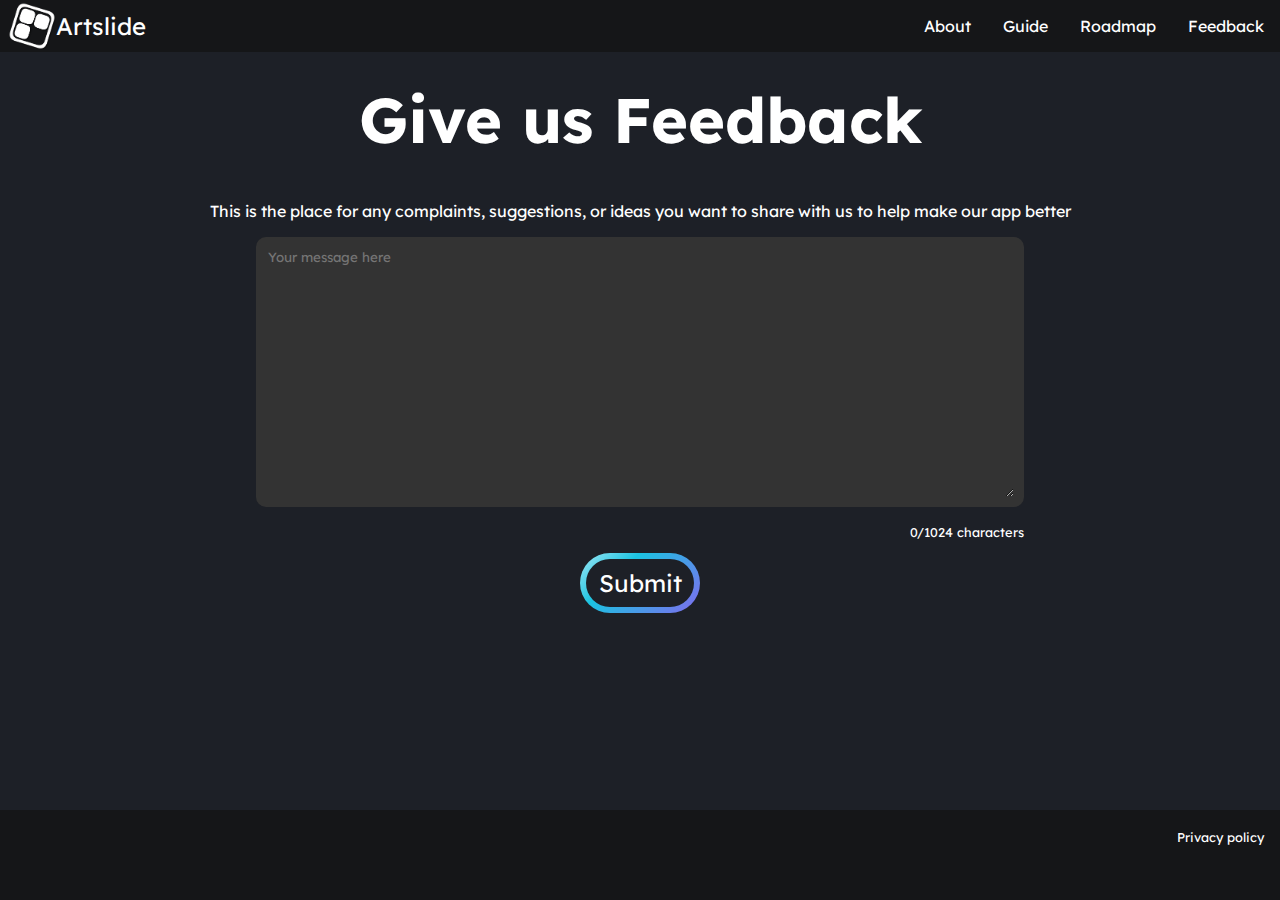
<file: feedback.html>
<!DOCTYPE html>
<html>

<head>
    <meta charset="utf-8">
    <meta name="viewport" content="width=device-width">
    <meta name="description" content="Slide Tiles">
    <title>Feedback</title>
    <link rel="preconnect" href="https://fonts.googleapis.com">
    <link rel="preconnect" href="https://fonts.gstatic.com" crossorigin>
    <link href="https://fonts.googleapis.com/css2?family=Lexend:wght@100..900&display=swap" rel="stylesheet">
    <link rel="stylesheet" href="navbar.css">
    <link rel="stylesheet" href="feedback.css">
    <script src="https://code.jquery.com/jquery-3.6.0.min.js"></script>
    <script src="feedback.js" defer></script>
</head>

<body>
    <nav class="navbar">
        <a href="index.html">
            <div class="brand-title">
                <img class="logo" src="./images/Artslide Transparent.png">
                Artslide
            </div>
        </a>
        <div class="navbar-links">
            <ul>
                <li><a href="index.html">About</a></li>
                <li><a href="guide.html">Guide</a></li>
                <li><a href="roadmap.html">Roadmap</a></li>
                <li><a href="feedback.html">Feedback</a></li>
            </ul>
        </div>
    </nav>

    <div class="content">
        <h1 id="title">Give us Feedback</h1>

        <p>This is the place for any complaints, suggestions, or ideas you want to share with us to help make our app better</p>

        <textarea class="feedback-area" placeholder="Your message here"></textarea>
        <p id="chars-left">0/1024 characters</p>

        <button id="submit">Submit</button>
    </div>

    <footer id="footer">
        <a href="privacy-policy.html">Privacy policy</a>
    </footer>
</body>

</html>
</file>
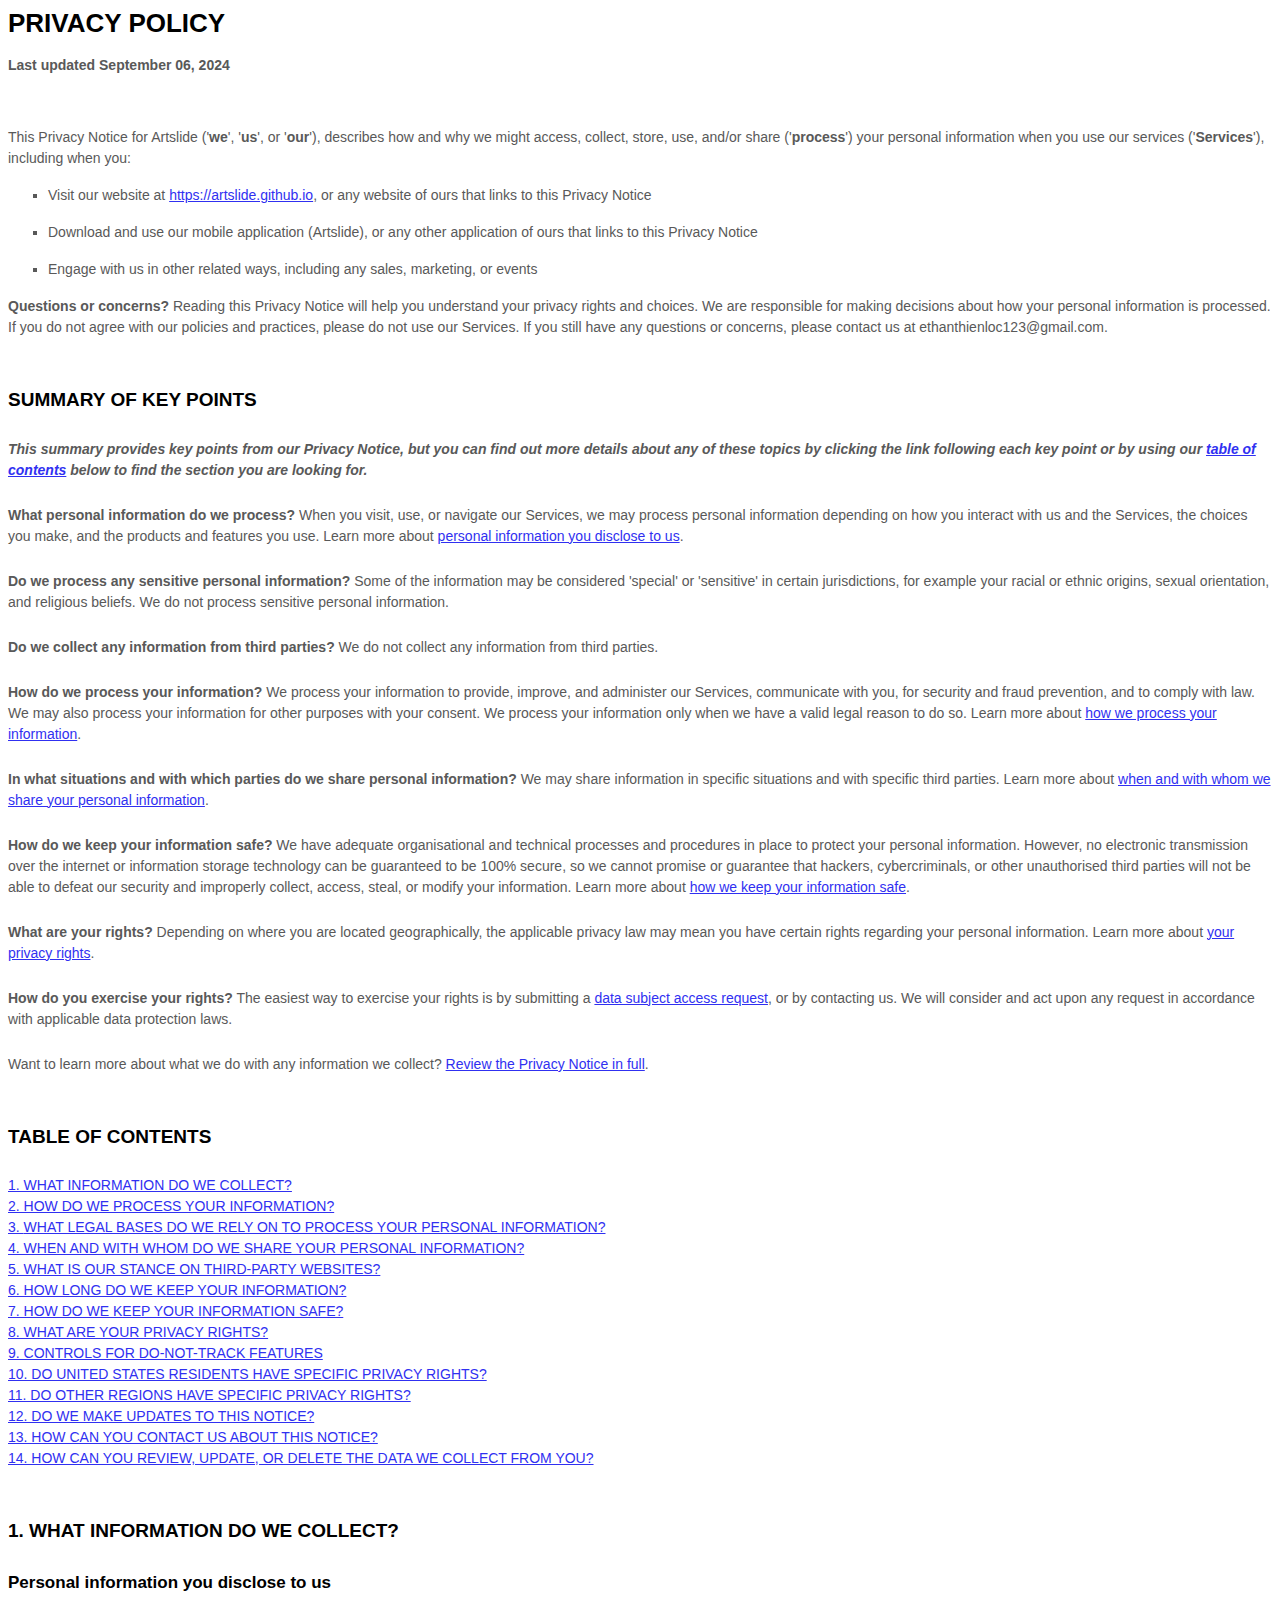
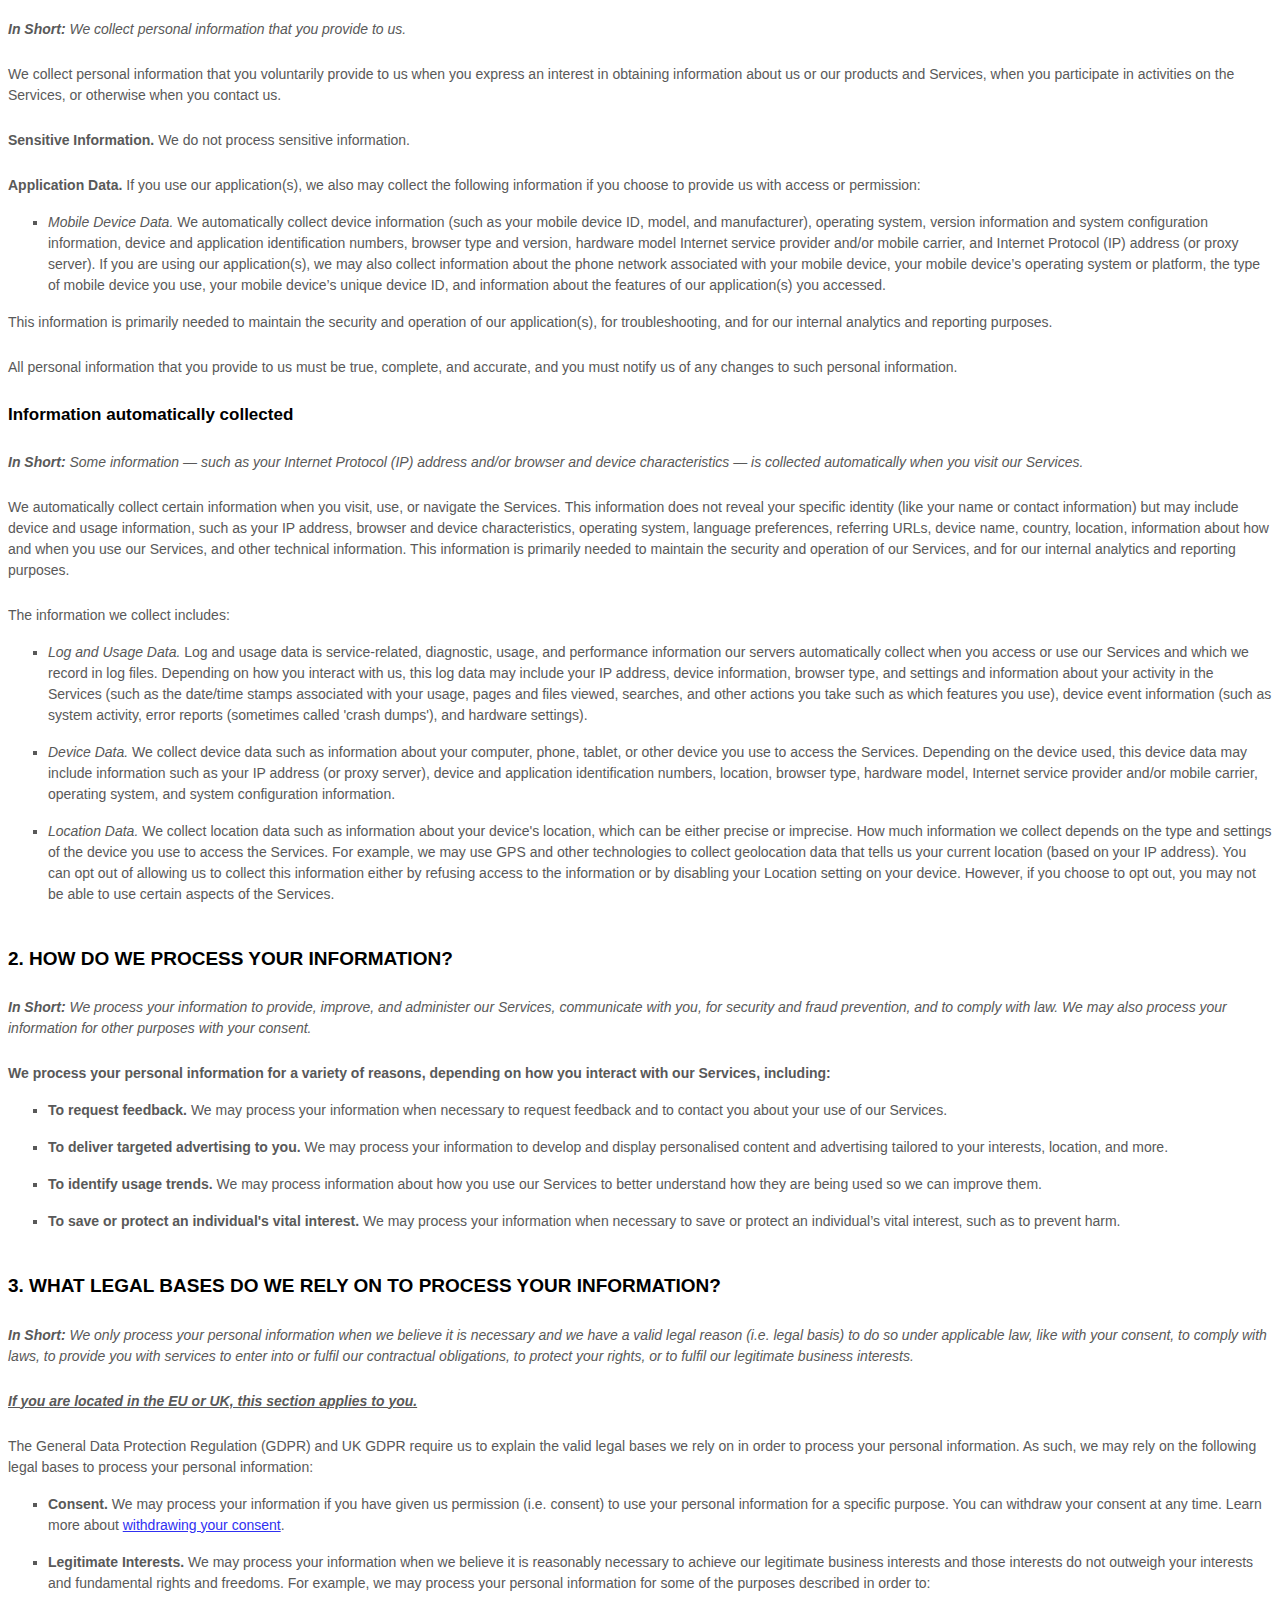
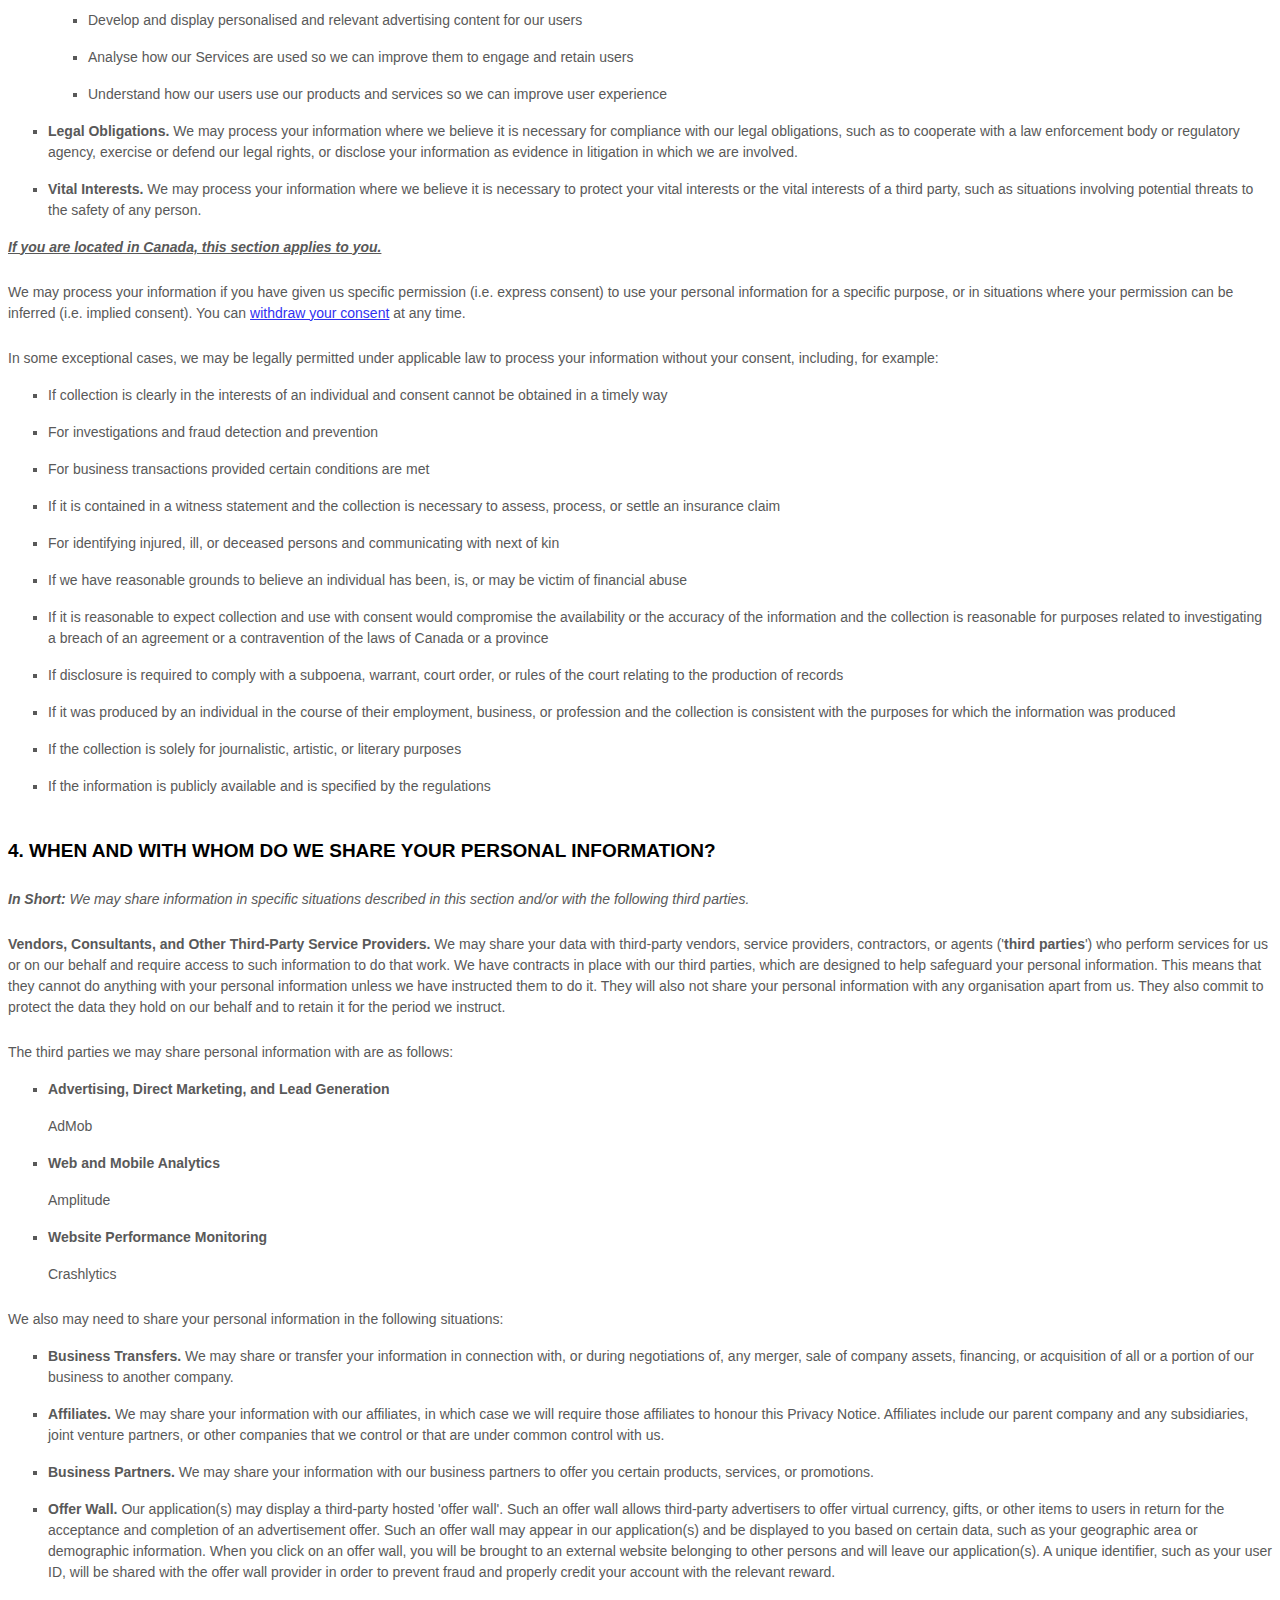
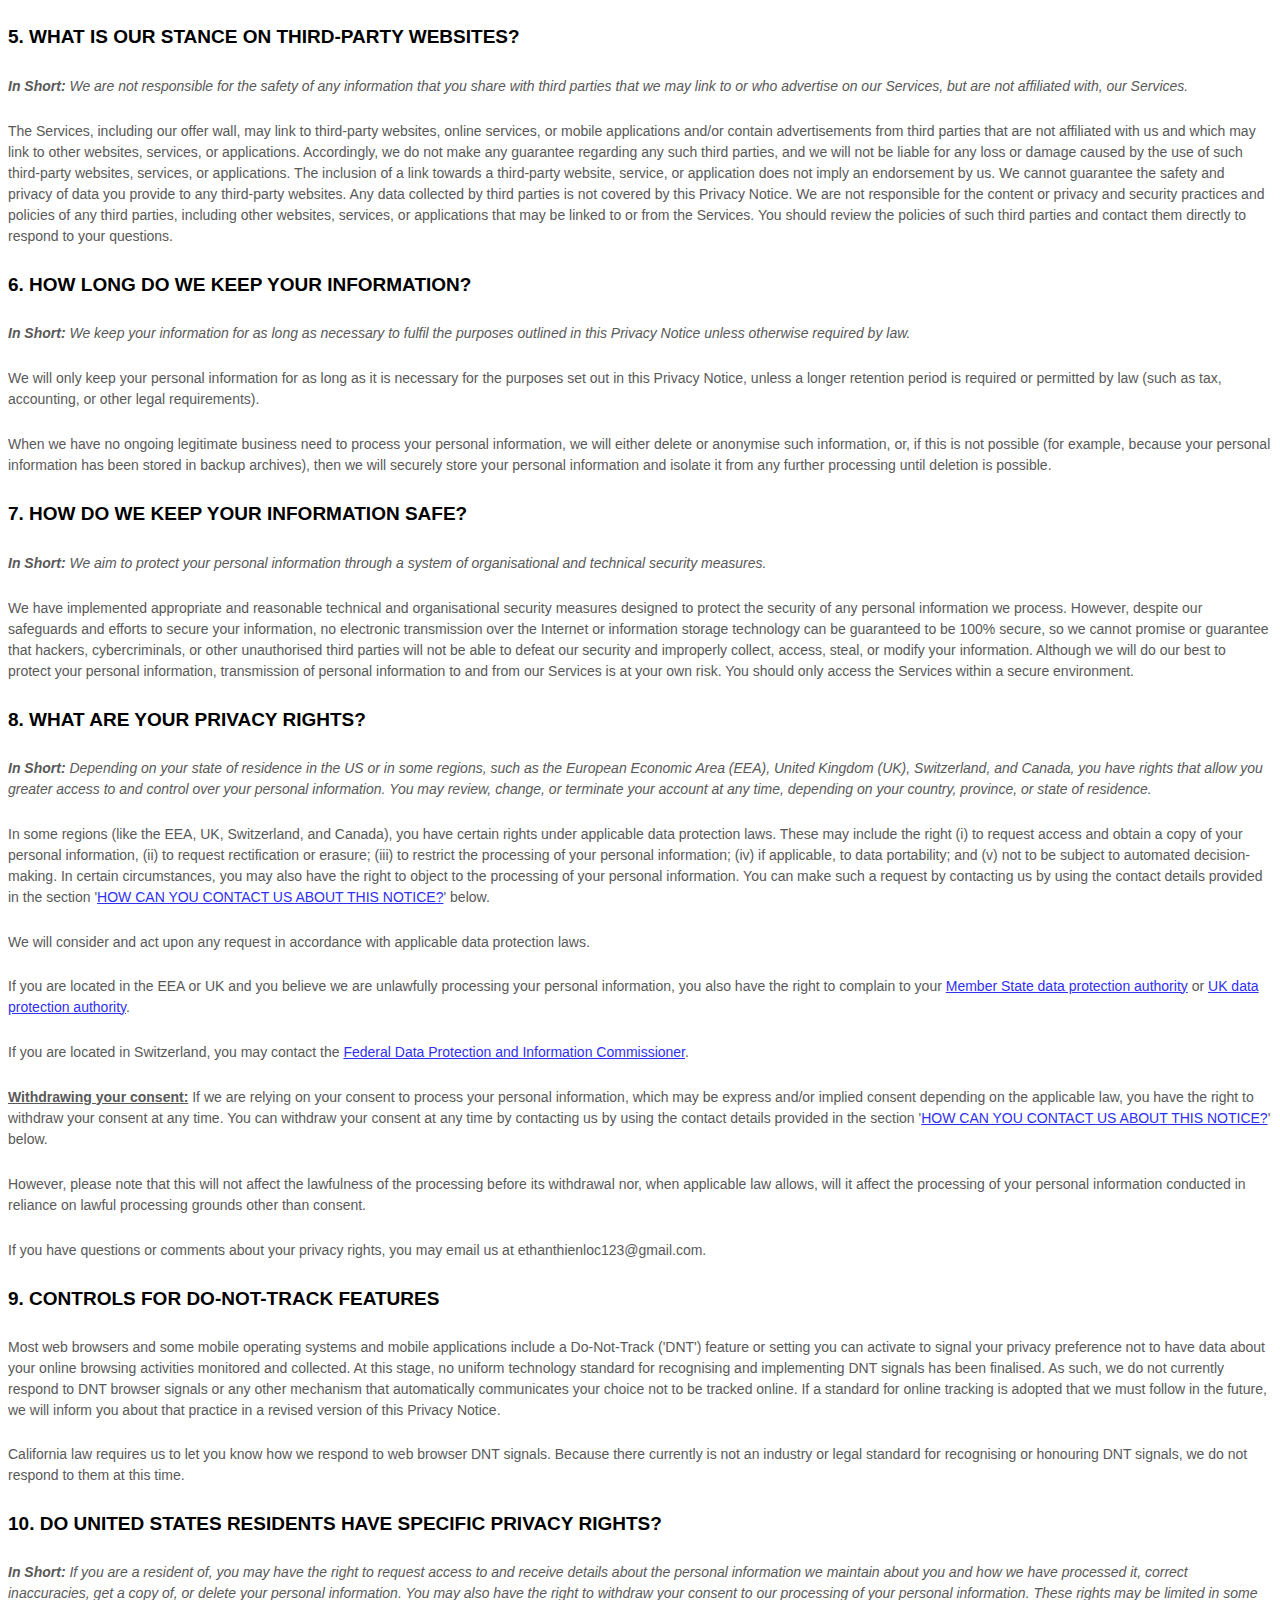
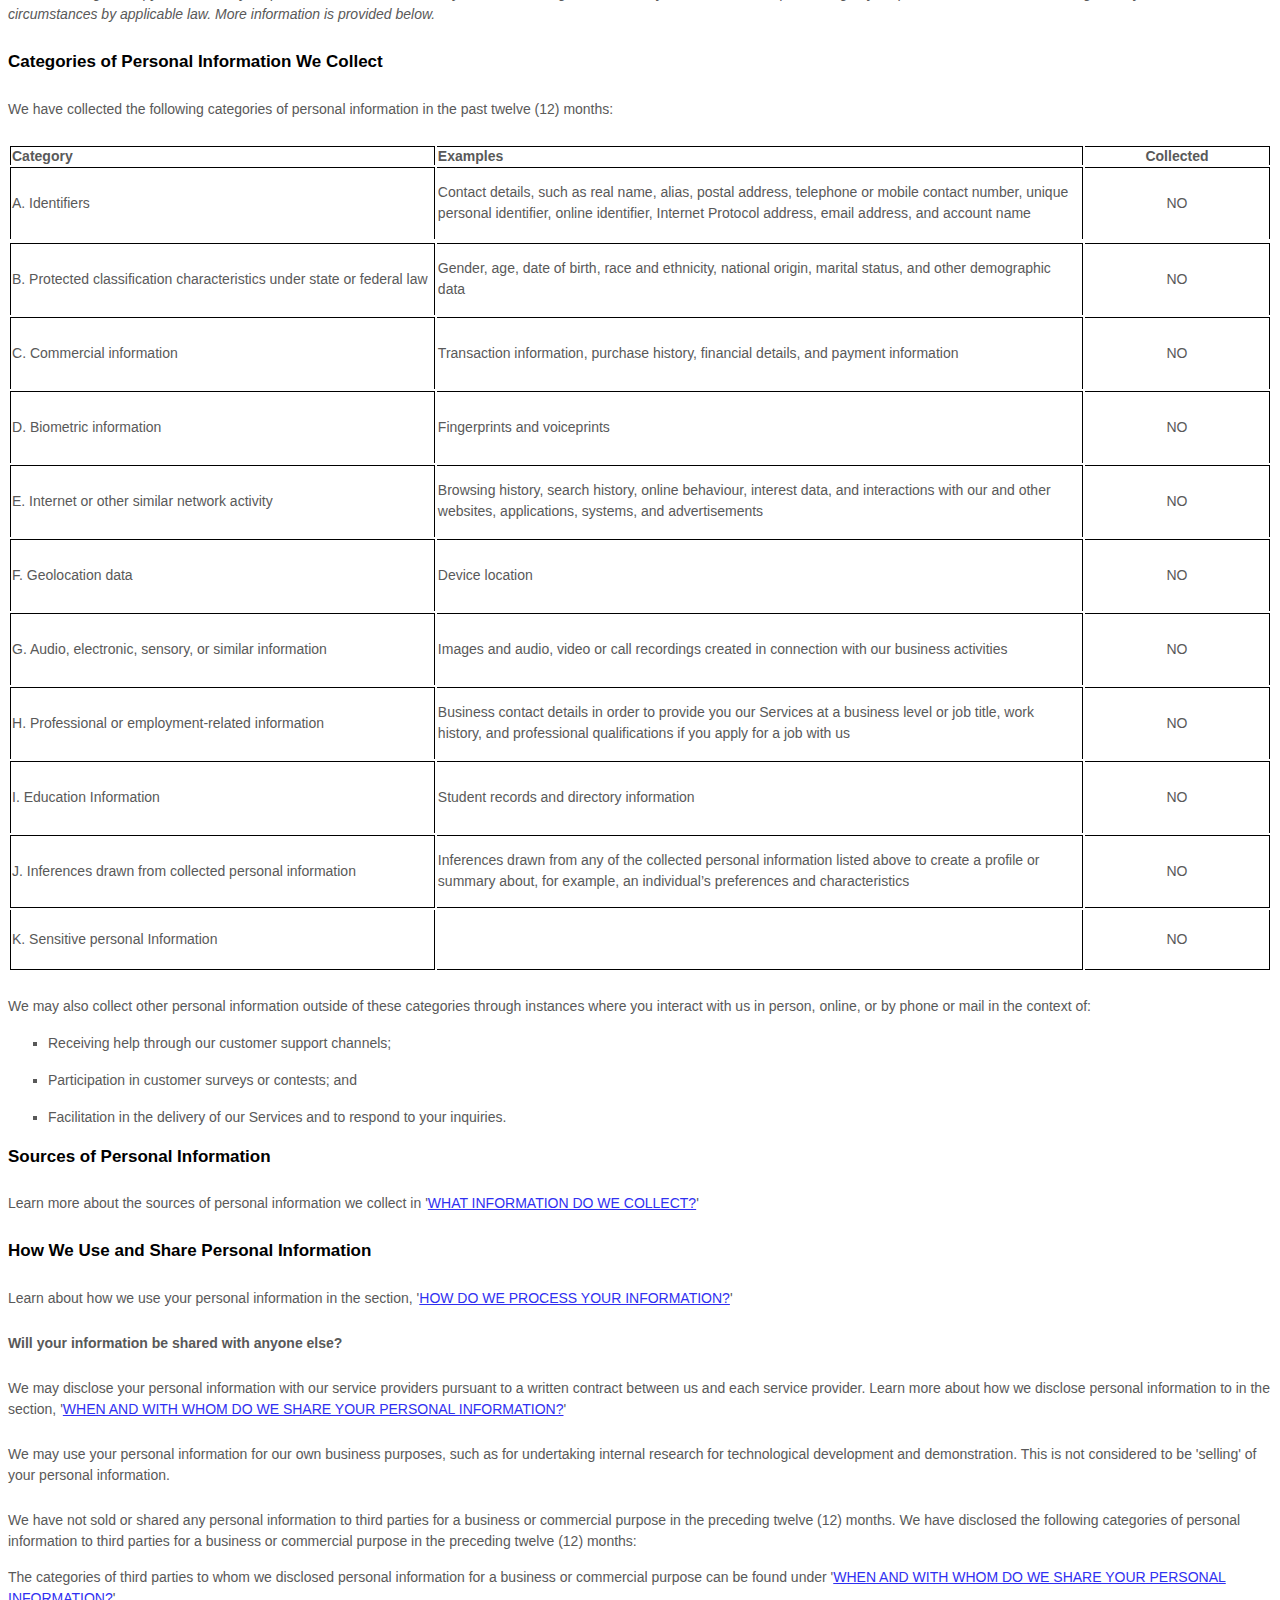
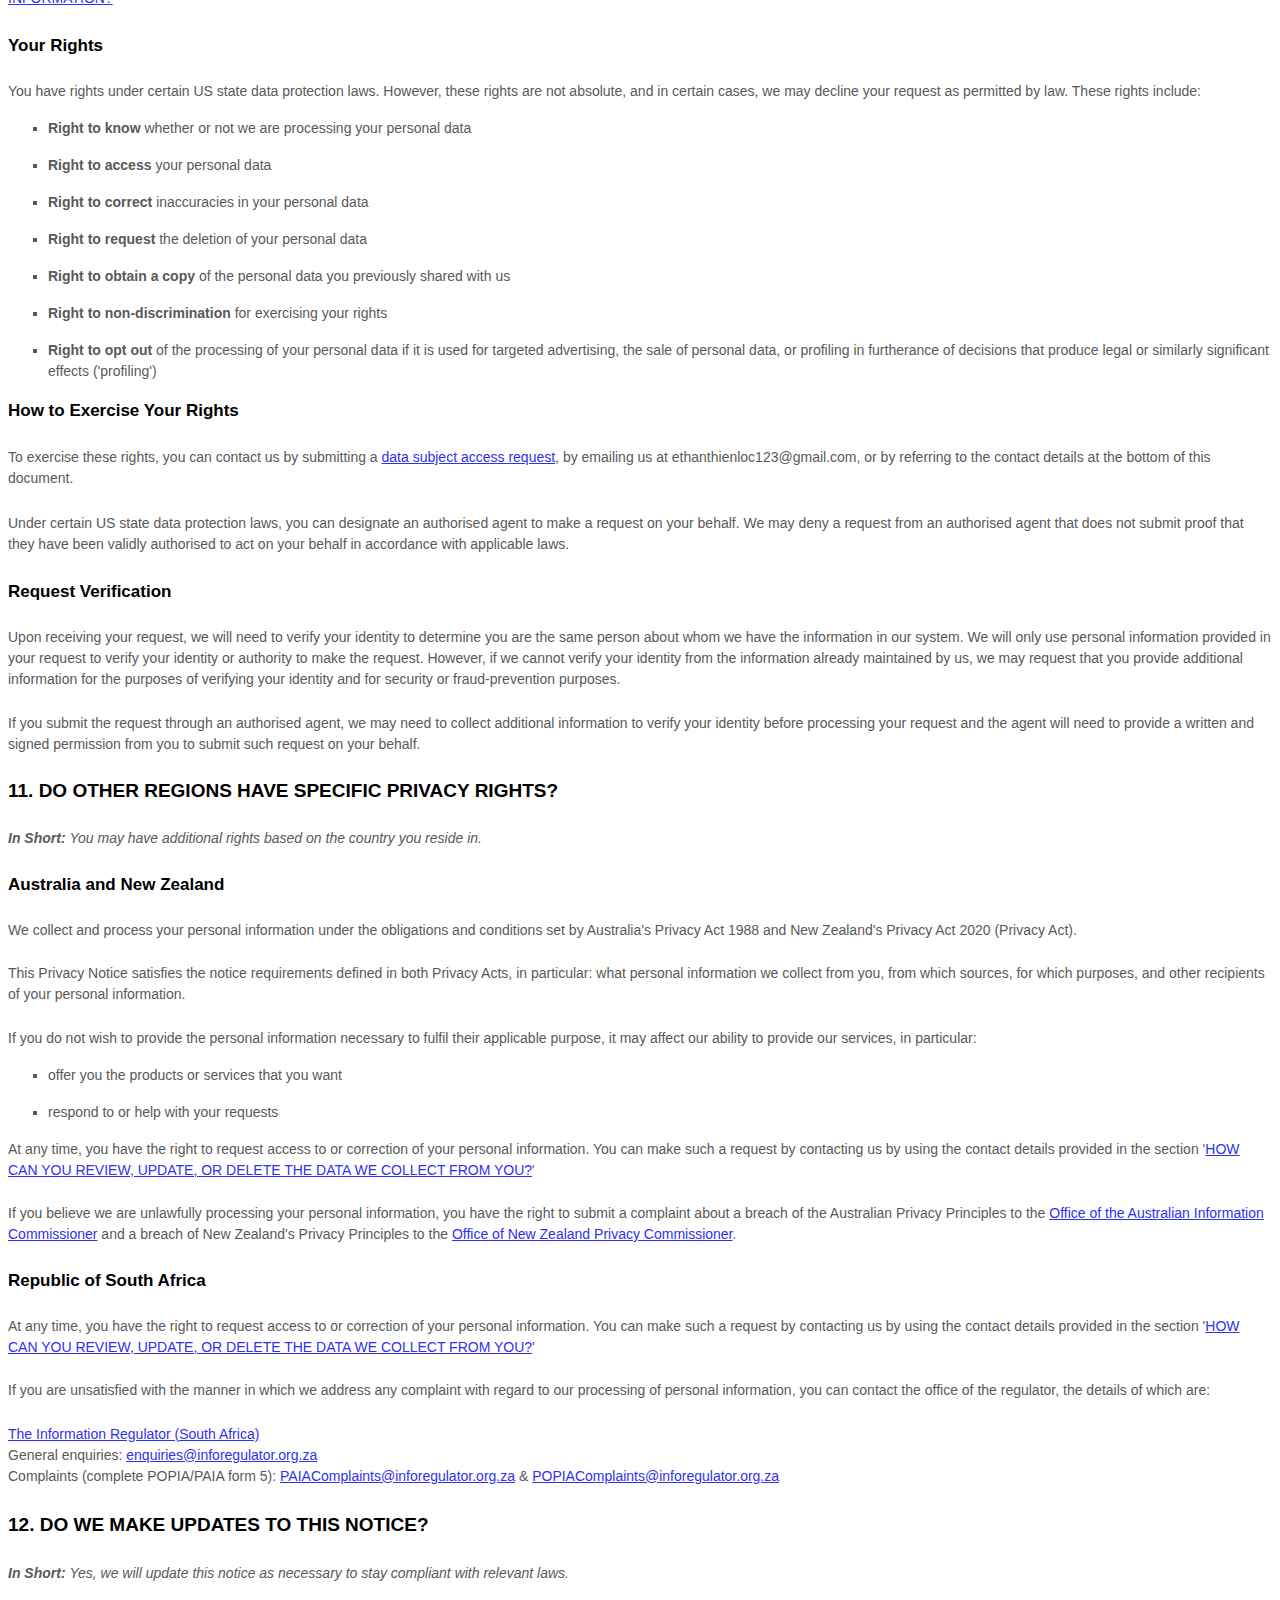
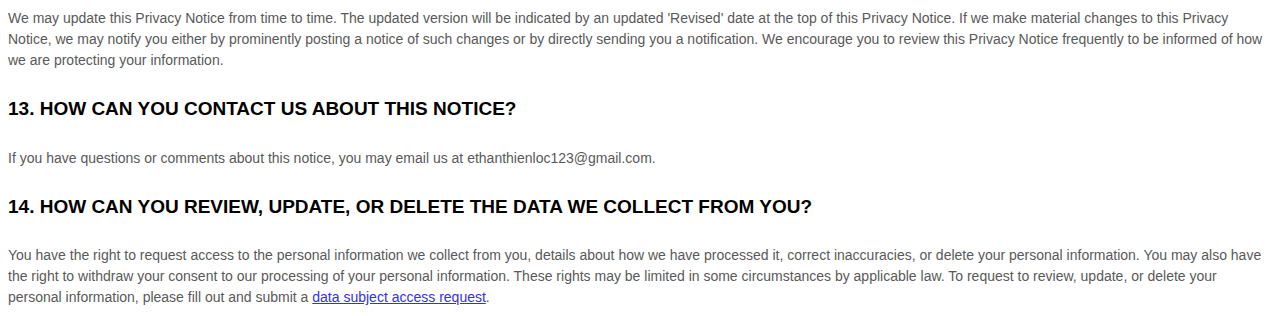
<file: privacy-policy.html>
<html><head><style>
    [data-custom-class='body'], [data-custom-class='body'] * {
            background: transparent !important;
          }
  [data-custom-class='title'], [data-custom-class='title'] * {
            font-family: Arial !important;
  font-size: 26px !important;
  color: #000000 !important;
          }
  [data-custom-class='subtitle'], [data-custom-class='subtitle'] * {
            font-family: Arial !important;
  color: #595959 !important;
  font-size: 14px !important;
          }
  [data-custom-class='heading_1'], [data-custom-class='heading_1'] * {
            font-family: Arial !important;
  font-size: 19px !important;
  color: #000000 !important;
          }
  [data-custom-class='heading_2'], [data-custom-class='heading_2'] * {
            font-family: Arial !important;
  font-size: 17px !important;
  color: #000000 !important;
          }
  [data-custom-class='body_text'], [data-custom-class='body_text'] * {
            color: #595959 !important;
  font-size: 14px !important;
  font-family: Arial !important;
          }
  [data-custom-class='link'], [data-custom-class='link'] * {
            color: #3030F1 !important;
  font-size: 14px !important;
  font-family: Arial !important;
  word-break: break-word !important;
          }
  </style>
        </head><body><div data-custom-class="body">
        <div><strong><span style="font-size: 26px;"><span data-custom-class="title"><bdt class="block-component"></bdt><bdt class="question">PRIVACY POLICY</bdt><bdt class="statement-end-if-in-editor"></bdt></span></span></strong></div><div><br></div><div><span style="color: rgb(127, 127, 127);"><strong><span style="font-size: 15px;"><span data-custom-class="subtitle">Last updated <bdt class="question">September 06, 2024</bdt></span></span></strong></span></div><div><br></div><div><br></div><div><br></div><div style="line-height: 1.5;"><span style="color: rgb(127, 127, 127);"><span style="color: rgb(89, 89, 89); font-size: 15px;"><span data-custom-class="body_text">This Privacy Notice for <bdt class="question">Artslide<bdt class="block-component"></bdt></bdt> (<bdt class="block-component"></bdt>'<strong>we</strong>', '<strong>us</strong>', or '<strong>our</strong>'<bdt class="else-block"></bdt></span><span data-custom-class="body_text">), describes how and why we might access, collect, store, use, and/or share (<bdt class="block-component"></bdt>'<strong>process</strong>'<bdt class="else-block"></bdt>) your personal information when you use our services (<bdt class="block-component"></bdt>'<strong>Services</strong>'<bdt class="else-block"></bdt>), including when you:</span></span></span><span style="font-size: 15px;"><span style="color: rgb(127, 127, 127);"><span data-custom-class="body_text"><span style="color: rgb(89, 89, 89);"><span data-custom-class="body_text"><bdt class="block-component"></bdt></span></span></span></span></span></div><ul><li data-custom-class="body_text" style="line-height: 1.5;"><span style="font-size: 15px; color: rgb(89, 89, 89);"><span style="font-size: 15px; color: rgb(89, 89, 89);"><span data-custom-class="body_text">Visit our website<bdt class="block-component"></bdt> at <span style="color: rgb(0, 58, 250);"><bdt class="question"><a href="https://artslide.github.io" target="_blank" data-custom-class="link">https://artslide.github.io</a></bdt></span><span style="font-size: 15px;"><span style="color: rgb(89, 89, 89);"><span data-custom-class="body_text"><span style="font-size: 15px;"><span style="color: rgb(89, 89, 89);"><bdt class="statement-end-if-in-editor">, or any website of ours that links to this Privacy Notice</bdt></span></span></span></span></span></span></span></span></li></ul><div><bdt class="block-component"><span style="font-size: 15px;"><span style="font-size: 15px;"><span style="color: rgb(127, 127, 127);"><span data-custom-class="body_text"><span style="color: rgb(89, 89, 89);"><span data-custom-class="body_text"><bdt class="block-component"></bdt></span></span></span></span></span></span></bdt></div><ul><li data-custom-class="body_text" style="line-height: 1.5;"><span style="font-size: 15px; color: rgb(89, 89, 89);"><span style="font-size: 15px; color: rgb(89, 89, 89);"><span data-custom-class="body_text">Download and use<bdt class="block-component"></bdt> our mobile application<bdt class="block-component"></bdt> (<bdt class="question">Artslide)<span style="font-size: 15px; color: rgb(89, 89, 89);"><span style="font-size: 15px; color: rgb(89, 89, 89);"><span data-custom-class="body_text"><span style="font-size: 15px;"><span style="color: rgb(89, 89, 89);"><span data-custom-class="body_text"><span style="font-size: 15px;"><span style="color: rgb(89, 89, 89);"><bdt class="statement-end-if-in-editor">,</bdt></span></span></span></span></span></span></span></span></bdt></span><span data-custom-class="body_text"><span style="font-size: 15px;"><span style="color: rgb(89, 89, 89);"><span data-custom-class="body_text"><span style="font-size: 15px;"><span style="color: rgb(89, 89, 89);"><bdt class="statement-end-if-in-editor"><bdt class="block-component"> or any other application of ours that links to this Privacy Notice</bdt></bdt></span></span></span></span></span></span></span></span></li></ul><div style="line-height: 1.5;"><bdt class="block-component"><span style="font-size: 15px;"></span></bdt><div style="line-height: 1.5;"><span style="font-size: 15px;"><span style="color: rgb(127, 127, 127);"><span data-custom-class="body_text"><span style="color: rgb(89, 89, 89);"><span data-custom-class="body_text"><bdt class="block-component"></bdt></span></span></span></span></span></div><ul><li data-custom-class="body_text" style="line-height: 1.5;"><span style="font-size: 15px; color: rgb(89, 89, 89);"><span style="font-size: 15px; color: rgb(89, 89, 89);"><span data-custom-class="body_text">Engage with us in other related ways, including any sales, marketing, or events<span style="font-size: 15px;"><span style="color: rgb(89, 89, 89);"><span data-custom-class="body_text"><span style="font-size: 15px;"><span style="color: rgb(89, 89, 89);"><bdt class="statement-end-if-in-editor"></bdt></span></span></span></span></span></span></span></span></li></ul><div style="line-height: 1.5;"><span style="font-size: 15px;"><span style="color: rgb(127, 127, 127);"><span data-custom-class="body_text"><strong>Questions or concerns?&nbsp;</strong>Reading this Privacy Notice will help you understand your privacy rights and choices. We are responsible for making decisions about how your personal information is processed. If you do not agree with our policies and practices, please do not use our Services.<bdt class="block-component"></bdt> If you still have any questions or concerns, please contact us at <bdt class="question">ethanthienloc123@gmail.com</bdt>.</span></span></span></div><div style="line-height: 1.5;"><br></div><div style="line-height: 1.5;"><br></div><div style="line-height: 1.5;"><strong><span style="font-size: 15px;"><span data-custom-class="heading_1">SUMMARY OF KEY POINTS</span></span></strong></div><div style="line-height: 1.5;"><br></div><div style="line-height: 1.5;"><span style="font-size: 15px;"><span data-custom-class="body_text"><strong><em>This summary provides key points from our Privacy Notice, but you can find out more details about any of these topics by clicking the link following each key point or by using our&nbsp;</em></strong></span></span><a data-custom-class="link" href="#toc"><span style="color: rgb(0, 58, 250); font-size: 15px;"><span data-custom-class="body_text"><strong><em>table of contents</em></strong></span></span></a><span style="font-size: 15px;"><span data-custom-class="body_text"><strong><em>&nbsp;below to find the section you are looking for.</em></strong></span></span></div><div style="line-height: 1.5;"><br></div><div style="line-height: 1.5;"><span style="font-size: 15px;"><span data-custom-class="body_text"><strong>What personal information do we process?</strong> When you visit, use, or navigate our Services, we may process personal information depending on how you interact with us and the Services, the choices you make, and the products and features you use. Learn more about&nbsp;</span></span><a data-custom-class="link" href="#personalinfo"><span style="color: rgb(0, 58, 250); font-size: 15px;"><span data-custom-class="body_text">personal information you disclose to us</span></span></a><span data-custom-class="body_text">.</span></div><div style="line-height: 1.5;"><br></div><div style="line-height: 1.5;"><span style="font-size: 15px;"><span data-custom-class="body_text"><strong>Do we process any sensitive personal information?&nbsp;</strong>Some of the information may be considered <bdt class="block-component"></bdt>'special' or 'sensitive'<bdt class="else-block"></bdt> in certain jurisdictions, for example your racial or ethnic origins, sexual orientation, and religious beliefs. <bdt class="block-component"></bdt>We do not process sensitive personal information.<bdt class="else-block"></bdt></span></span></div><div style="line-height: 1.5;"><br></div><div style="line-height: 1.5;"><span style="font-size: 15px;"><span data-custom-class="body_text"><strong>Do we collect any information from third parties?</strong> <bdt class="block-component"></bdt>We do not collect any information from third parties.<bdt class="else-block"></bdt></span></span></div><div style="line-height: 1.5;"><br></div><div style="line-height: 1.5;"><span style="font-size: 15px;"><span data-custom-class="body_text"><strong>How do we process your information?</strong> We process your information to provide, improve, and administer our Services, communicate with you, for security and fraud prevention, and to comply with law. We may also process your information for other purposes with your consent. We process your information only when we have a valid legal reason to do so. Learn more about&nbsp;</span></span><a data-custom-class="link" href="#infouse"><span style="color: rgb(0, 58, 250); font-size: 15px;"><span data-custom-class="body_text">how we process your information</span></span></a><span data-custom-class="body_text">.</span></div><div style="line-height: 1.5;"><br></div><div style="line-height: 1.5;"><span style="font-size: 15px;"><span data-custom-class="body_text"><strong>In what situations and with which <bdt class="block-component"></bdt>parties do we share personal information?</strong> We may share information in specific situations and with specific <bdt class="block-component"></bdt>third parties. Learn more about&nbsp;</span></span><a data-custom-class="link" href="#whoshare"><span style="color: rgb(0, 58, 250); font-size: 15px;"><span data-custom-class="body_text">when and with whom we share your personal information</span></span></a><span style="font-size: 15px;"><span data-custom-class="body_text">.<bdt class="block-component"></bdt></span></span></div><div style="line-height: 1.5;"><br></div><div style="line-height: 1.5;"><span style="font-size: 15px;"><span data-custom-class="body_text"><strong>How do we keep your information safe?</strong> We have adequate <bdt class="block-component"></bdt>organisational<bdt class="else-block"></bdt> and technical processes and procedures in place to protect your personal information. However, no electronic transmission over the internet or information storage technology can be guaranteed to be 100% secure, so we cannot promise or guarantee that hackers, cybercriminals, or other <bdt class="block-component"></bdt>unauthorised<bdt class="else-block"></bdt> third parties will not be able to defeat our security and improperly collect, access, steal, or modify your information. Learn more about&nbsp;</span></span><a data-custom-class="link" href="#infosafe"><span style="color: rgb(0, 58, 250); font-size: 15px;"><span data-custom-class="body_text">how we keep your information safe</span></span></a><span data-custom-class="body_text">.</span><span style="font-size: 15px;"><span data-custom-class="body_text"><bdt class="statement-end-if-in-editor"></bdt></span></span></div><div style="line-height: 1.5;"><br></div><div style="line-height: 1.5;"><span style="font-size: 15px;"><span data-custom-class="body_text"><strong>What are your rights?</strong> Depending on where you are located geographically, the applicable privacy law may mean you have certain rights regarding your personal information. Learn more about&nbsp;</span></span><a data-custom-class="link" href="#privacyrights"><span style="color: rgb(0, 58, 250); font-size: 15px;"><span data-custom-class="body_text">your privacy rights</span></span></a><span data-custom-class="body_text">.</span></div><div style="line-height: 1.5;"><br></div><div style="line-height: 1.5;"><span style="font-size: 15px;"><span data-custom-class="body_text"><strong>How do you exercise your rights?</strong> The easiest way to exercise your rights is by <bdt class="block-component">submitting a&nbsp;</bdt></span></span><a data-custom-class="link" href="https://app.termly.io/notify/40ef0d3b-5886-459d-a7d3-075482c0e4b7" rel="noopener noreferrer" target="_blank"><span style="color: rgb(0, 58, 250); font-size: 15px;"><span data-custom-class="body_text">data subject access request</span></span></a><span style="font-size: 15px;"><span data-custom-class="body_text"><bdt class="block-component"></bdt>, or by contacting us. We will consider and act upon any request in accordance with applicable data protection laws.</span></span></div><div style="line-height: 1.5;"><br></div><div style="line-height: 1.5;"><span style="font-size: 15px;"><span data-custom-class="body_text">Want to learn more about what we do with any information we collect?&nbsp;</span></span><a data-custom-class="link" href="#toc"><span style="color: rgb(0, 58, 250); font-size: 15px;"><span data-custom-class="body_text">Review the Privacy Notice in full</span></span></a><span style="font-size: 15px;"><span data-custom-class="body_text">.</span></span></div><div style="line-height: 1.5;"><br></div><div style="line-height: 1.5;"><br></div><div id="toc" style="line-height: 1.5;"><span style="font-size: 15px;"><span style="color: rgb(127, 127, 127);"><span style="color: rgb(0, 0, 0);"><strong><span data-custom-class="heading_1">TABLE OF CONTENTS</span></strong></span></span></span></div><div style="line-height: 1.5;"><br></div><div style="line-height: 1.5;"><span style="font-size: 15px;"><a data-custom-class="link" href="#infocollect"><span style="color: rgb(0, 58, 250);">1. WHAT INFORMATION DO WE COLLECT?</span></a></span></div><div style="line-height: 1.5;"><span style="font-size: 15px;"><a data-custom-class="link" href="#infouse"><span style="color: rgb(0, 58, 250);">2. HOW DO WE PROCESS YOUR INFORMATION?<bdt class="block-component"></bdt></span></a></span></div><div style="line-height: 1.5;"><span style="font-size: 15px;"><a data-custom-class="link" href="#legalbases"><span style="color: rgb(0, 58, 250);">3. <span style="font-size: 15px;"><span style="color: rgb(0, 58, 250);">WHAT LEGAL BASES DO WE RELY ON TO PROCESS YOUR PERSONAL INFORMATION?</span></span><bdt class="statement-end-if-in-editor"></bdt></span></a></span></div><div style="line-height: 1.5;"><span style="font-size: 15px;"><span style="color: rgb(0, 58, 250);"><a data-custom-class="link" href="#whoshare">4. WHEN AND WITH WHOM DO WE SHARE YOUR PERSONAL INFORMATION?</a></span><span data-custom-class="body_text"><bdt class="block-component"></bdt></span></span></div><div style="line-height: 1.5;"><span style="color: rgb(0, 58, 250); font-size: 15px;"><a data-custom-class="link" href="#3pwebsites">5. WHAT IS OUR STANCE ON THIRD-PARTY WEBSITES?<bdt class="statement-end-if-in-editor"></bdt></a><span style="color: rgb(127, 127, 127);"><span style="color: rgb(89, 89, 89);"><span data-custom-class="body_text"><span style="color: rgb(89, 89, 89);"><bdt class="block-component"></bdt></span></span></span></span><bdt class="block-component"></bdt></span></div><div style="line-height: 1.5;"><span style="font-size: 15px;"><span style="color: rgb(127, 127, 127);"><span style="color: rgb(89, 89, 89);"><span data-custom-class="body_text"><span style="color: rgb(89, 89, 89);"><span style="color: rgb(89, 89, 89);"><span style="color: rgb(89, 89, 89);"><bdt class="block-component"></bdt></span></span><bdt class="block-component"></bdt></span></span></span></span></span></div><div style="line-height: 1.5;"><span style="font-size: 15px;"><a data-custom-class="link" href="#inforetain"><span style="color: rgb(0, 58, 250);">6. HOW LONG DO WE KEEP YOUR INFORMATION?</span></a><span style="color: rgb(127, 127, 127);"><span style="color: rgb(89, 89, 89);"><span data-custom-class="body_text"><span style="color: rgb(89, 89, 89);"><span style="color: rgb(89, 89, 89);"><bdt class="block-component"></bdt></span></span></span></span></span></span></div><div style="line-height: 1.5;"><span style="font-size: 15px;"><a data-custom-class="link" href="#infosafe"><span style="color: rgb(0, 58, 250);">7. HOW DO WE KEEP YOUR INFORMATION SAFE?</span></a><span style="color: rgb(127, 127, 127);"><span style="color: rgb(89, 89, 89);"><span data-custom-class="body_text"><span style="color: rgb(89, 89, 89);"><bdt class="statement-end-if-in-editor"></bdt><bdt class="block-component"></bdt></span></span></span></span></span></div><div style="line-height: 1.5;"><span style="font-size: 15px;"><span style="color: rgb(0, 58, 250);"><a data-custom-class="link" href="#privacyrights">8. WHAT ARE YOUR PRIVACY RIGHTS?</a></span></span></div><div style="line-height: 1.5;"><span style="font-size: 15px;"><a data-custom-class="link" href="#DNT"><span style="color: rgb(0, 58, 250);">9. CONTROLS FOR DO-NOT-TRACK FEATURES<bdt class="block-component"></bdt></span></a></span></div><div style="line-height: 1.5;"><span style="font-size: 15px;"><a data-custom-class="link" href="#uslaws"><span style="color: rgb(0, 58, 250);">10. DO UNITED STATES RESIDENTS HAVE SPECIFIC PRIVACY RIGHTS?</span></a></span><bdt class="block-component"><span style="font-size: 15px;"><span data-custom-class="body_text"></span></span></bdt></div><div style="line-height: 1.5;"><a data-custom-class="link" href="#otherlaws"><span style="color: rgb(0, 58, 250); font-size: 15px;">11. DO OTHER REGIONS HAVE SPECIFIC PRIVACY RIGHTS?</span></a><span style="font-size: 15px;"><bdt class="statement-end-if-in-editor"><span data-custom-class="body_text"></span></bdt></span></div><div style="line-height: 1.5;"><bdt class="block-component"><span style="font-size: 15px;"></span></bdt><bdt class="block-component"></bdt><bdt class="block-component"></bdt><bdt class="block-component"></bdt><bdt class="block-component"></bdt><bdt class="block-component"></bdt><bdt class="block-component"></bdt><bdt class="block-component"></bdt><bdt class="block-component"></bdt><bdt class="block-component"></bdt></div><div style="line-height: 1.5;"><span style="font-size: 15px;"><a data-custom-class="link" href="#policyupdates"><span style="color: rgb(0, 58, 250);">12. DO WE MAKE UPDATES TO THIS NOTICE?</span></a></span></div><div style="line-height: 1.5;"><a data-custom-class="link" href="#contact"><span style="color: rgb(0, 58, 250); font-size: 15px;">13. HOW CAN YOU CONTACT US ABOUT THIS NOTICE?</span></a></div><div style="line-height: 1.5;"><a data-custom-class="link" href="#request"><span style="color: rgb(0, 58, 250);">14. HOW CAN YOU REVIEW, UPDATE, OR DELETE THE DATA WE COLLECT FROM YOU?</span></a></div><div style="line-height: 1.5;"><br></div><div style="line-height: 1.5;"><br></div><div id="infocollect" style="line-height: 1.5;"><span style="color: rgb(0, 0, 0);"><span style="color: rgb(0, 0, 0); font-size: 15px;"><span style="font-size: 15px; color: rgb(0, 0, 0);"><span style="font-size: 15px; color: rgb(0, 0, 0);"><span id="control" style="color: rgb(0, 0, 0);"><strong><span data-custom-class="heading_1">1. WHAT INFORMATION DO WE COLLECT?</span></strong></span></span></span></span></span></div><div style="line-height: 1.5;"><br></div><div id="personalinfo" style="line-height: 1.5;"><span data-custom-class="heading_2" style="color: rgb(0, 0, 0);"><span style="font-size: 15px;"><strong>Personal information you disclose to us</strong></span></span></div><div><div><br></div><div style="line-height: 1.5;"><span style="color: rgb(127, 127, 127);"><span style="color: rgb(89, 89, 89); font-size: 15px;"><span data-custom-class="body_text"><span style="font-size: 15px; color: rgb(89, 89, 89);"><span style="font-size: 15px; color: rgb(89, 89, 89);"><span data-custom-class="body_text"><strong><em>In Short:</em></strong></span></span></span></span><span data-custom-class="body_text"><span style="font-size: 15px; color: rgb(89, 89, 89);"><span style="font-size: 15px; color: rgb(89, 89, 89);"><span data-custom-class="body_text"><strong><em>&nbsp;</em></strong><em>We collect personal information that you provide to us.</em></span></span></span></span></span></span></div></div><div style="line-height: 1.5;"><br></div><div style="line-height: 1.5;"><span style="font-size: 15px; color: rgb(89, 89, 89);"><span style="font-size: 15px; color: rgb(89, 89, 89);"><span data-custom-class="body_text">We collect personal information that you voluntarily provide to us when you <span style="font-size: 15px;"><bdt class="block-component"></bdt></span></span><span data-custom-class="body_text">express an interest in obtaining information about us or our products and Services, when you participate in activities on the Services, or otherwise when you contact us.</span></span></span></div><div style="line-height: 1.5;"><br></div><div style="line-height: 1.5;"><span style="font-size: 15px; color: rgb(89, 89, 89);"><span style="font-size: 15px; color: rgb(89, 89, 89);"><span data-custom-class="body_text"><span style="font-size: 15px;"><bdt class="block-component"></bdt></span></span></span></span></div><div id="sensitiveinfo" style="line-height: 1.5;"><span style="font-size: 15px;"><span data-custom-class="body_text"><strong>Sensitive Information.</strong> <bdt class="block-component"></bdt>We do not process sensitive information.</span></span></div><div style="line-height: 1.5;"><br></div><div style="line-height: 1.5;"><span style="font-size: 15px;"><span data-custom-class="body_text"><bdt class="else-block"></bdt></span></span><span style="font-size: 15px; color: rgb(89, 89, 89);"><span style="font-size: 15px; color: rgb(89, 89, 89);"><span data-custom-class="body_text"><span style="font-size: 15px;"><span data-custom-class="body_text"><bdt class="block-component"><bdt class="block-component"></bdt></bdt></span></span></span></span><bdt class="block-component"><bdt class="block-component"></bdt></bdt></span></div><div style="line-height: 1.5;"><span data-custom-class="body_text"><span style="font-size: 15px;"><strong>Application Data.</strong> If you use our application(s), we also may collect the following information if you choose to provide us with access or permission:<bdt class="block-component"></bdt></span></span><div style="line-height: 1.5;"><bdt class="block-component"><span style="font-size: 15px;"><span data-custom-class="body_text"></span></span></bdt><div style="line-height: 1.5;"><bdt class="block-component"><span style="font-size: 15px;"><span data-custom-class="body_text"></span></span></bdt></div><ul><li data-custom-class="body_text" style="line-height: 1.5;"><span style="font-size: 15px;"><span data-custom-class="body_text"><em>Mobile Device Data.</em> We automatically collect device information (such as your mobile device ID, model, and manufacturer), operating system, version information and system configuration information, device and application identification numbers, browser type and version, hardware model Internet service provider and/or mobile carrier, and Internet Protocol (IP) address (or proxy server). If you are using our application(s), we may also collect information about the phone network associated with your mobile device, your mobile device’s operating system or platform, the type of mobile device you use, your mobile device’s unique device ID, and information about the features of our application(s) you accessed.<bdt class="statement-end-if-in-editor"></bdt></span></span></li></ul><div style="line-height: 1.5;"><bdt class="block-component"><span style="font-size: 15px;"><span data-custom-class="body_text"></span></span></bdt><div style="line-height: 1.5;"><span style="font-size: 15px;"><span data-custom-class="body_text">This information is primarily needed to maintain the security and operation of our application(s), for troubleshooting, and for our internal analytics and reporting purposes.</span></span></div><div style="line-height: 1.5;"><br></div><div style="line-height: 1.5;"><bdt class="statement-end-if-in-editor"><span style="font-size: 15px;"><span data-custom-class="body_text"></span></span></bdt></div><div style="line-height: 1.5;"><span style="font-size: 15px; color: rgb(89, 89, 89);"><span style="font-size: 15px; color: rgb(89, 89, 89);"><span data-custom-class="body_text">All personal information that you provide to us must be true, complete, and accurate, and you must notify us of any changes to such personal information.</span></span></span></div><div style="line-height: 1.5;"><br></div><div style="line-height: 1.5;"><span style="font-size: 15px; color: rgb(89, 89, 89);"><span style="font-size: 15px; color: rgb(89, 89, 89);"><span data-custom-class="body_text"><bdt class="block-component"></bdt></span></span></span></div><div style="line-height: 1.5;"><span data-custom-class="heading_2" style="color: rgb(0, 0, 0);"><span style="font-size: 15px;"><strong>Information automatically collected</strong></span></span></div><div><div><br></div><div style="line-height: 1.5;"><span style="color: rgb(127, 127, 127);"><span style="color: rgb(89, 89, 89); font-size: 15px;"><span data-custom-class="body_text"><span style="font-size: 15px; color: rgb(89, 89, 89);"><span style="font-size: 15px; color: rgb(89, 89, 89);"><span data-custom-class="body_text"><strong><em>In Short:</em></strong></span></span></span></span><span data-custom-class="body_text"><span style="font-size: 15px; color: rgb(89, 89, 89);"><span style="font-size: 15px; color: rgb(89, 89, 89);"><span data-custom-class="body_text"><strong><em>&nbsp;</em></strong><em>Some information — such as your Internet Protocol (IP) address and/or browser and device characteristics — is collected automatically when you visit our Services.</em></span></span></span></span></span></span></div></div><div style="line-height: 1.5;"><br></div><div style="line-height: 1.5;"><span style="font-size: 15px; color: rgb(89, 89, 89);"><span style="font-size: 15px; color: rgb(89, 89, 89);"><span data-custom-class="body_text">We automatically collect certain information when you visit, use, or navigate the Services. This information does not reveal your specific identity (like your name or contact information) but may include device and usage information, such as your IP address, browser and device characteristics, operating system, language preferences, referring URLs, device name, country, location, information about how and when you use our Services, and other technical information. This information is primarily needed to maintain the security and operation of our Services, and for our internal analytics and reporting purposes.</span></span></span></div><div style="line-height: 1.5;"><br></div><div style="line-height: 1.5;"><span style="font-size: 15px; color: rgb(89, 89, 89);"><span style="font-size: 15px; color: rgb(89, 89, 89);"><span data-custom-class="body_text"><bdt class="block-component"></bdt></span></span><span data-custom-class="body_text"><bdt class="block-component"></bdt></span></span></div><div style="line-height: 1.5;"><span style="font-size: 15px; color: rgb(89, 89, 89);"><span style="font-size: 15px; color: rgb(89, 89, 89);"><span data-custom-class="body_text">The information we collect includes:<bdt class="block-component"></bdt></span></span></span></div><ul><li data-custom-class="body_text" style="line-height: 1.5;"><span style="font-size: 15px; color: rgb(89, 89, 89);"><span style="font-size: 15px; color: rgb(89, 89, 89);"><span data-custom-class="body_text"><em>Log and Usage Data.</em> Log and usage data is service-related, diagnostic, usage, and performance information our servers automatically collect when you access or use our Services and which we record in log files. Depending on how you interact with us, this log data may include your IP address, device information, browser type, and settings and information about your activity in the Services<span style="font-size: 15px;">&nbsp;</span>(such as the date/time stamps associated with your usage, pages and files viewed, searches, and other actions you take such as which features you use), device event information (such as system activity, error reports (sometimes called <bdt class="block-component"></bdt>'crash dumps'<bdt class="else-block"></bdt>), and hardware settings).<span style="font-size: 15px;"><span style="color: rgb(89, 89, 89);"><span data-custom-class="body_text"><span style="font-size: 15px;"><span style="color: rgb(89, 89, 89);"><bdt class="statement-end-if-in-editor"></bdt></span></span></span></span></span></span></span></span></li></ul><div style="line-height: 1.5;"><bdt class="block-component"><span style="font-size: 15px;"><span data-custom-class="body_text"></span></span></bdt></div><ul><li data-custom-class="body_text" style="line-height: 1.5;"><span style="font-size: 15px; color: rgb(89, 89, 89);"><span style="font-size: 15px; color: rgb(89, 89, 89);"><span data-custom-class="body_text"><em>Device Data.</em> We collect device data such as information about your computer, phone, tablet, or other device you use to access the Services. Depending on the device used, this device data may include information such as your IP address (or proxy server), device and application identification numbers, location, browser type, hardware model, Internet service provider and/or mobile carrier, operating system, and system configuration information.<span style="font-size: 15px;"><span style="color: rgb(89, 89, 89);"><span data-custom-class="body_text"><span style="font-size: 15px;"><span style="color: rgb(89, 89, 89);"><bdt class="statement-end-if-in-editor"></bdt></span></span></span></span></span></span></span></span></li></ul><div style="line-height: 1.5;"><bdt class="block-component"><span style="font-size: 15px;"><span data-custom-class="body_text"></span></span></bdt></div><ul><li data-custom-class="body_text" style="line-height: 1.5;"><span style="font-size: 15px; color: rgb(89, 89, 89);"><span style="font-size: 15px; color: rgb(89, 89, 89);"><span data-custom-class="body_text"><em>Location Data.</em> We collect location data such as information about your device's location, which can be either precise or imprecise. How much information we collect depends on the type and settings of the device you use to access the Services. For example, we may use GPS and other technologies to collect geolocation data that tells us your current location (based on your IP address). You can opt out of allowing us to collect this information either by refusing access to the information or by disabling your Location setting on your device. However, if you choose to opt out, you may not be able to use certain aspects of the Services.<span style="font-size: 15px;"><span style="color: rgb(89, 89, 89);"><span data-custom-class="body_text"><span style="font-size: 15px;"><span style="color: rgb(89, 89, 89);"><bdt class="statement-end-if-in-editor"></bdt></span></span></span></span></span></span></span></span></li></ul><div><bdt class="block-component"><span style="font-size: 15px;"></span></bdt><bdt class="statement-end-if-in-editor"></bdt><bdt class="block-component"><span style="font-size: 15px;"></span></bdt><span style="font-size: 15px; color: rgb(89, 89, 89);"><span style="font-size: 15px; color: rgb(89, 89, 89);"><span data-custom-class="body_text"><span style="color: rgb(89, 89, 89); font-size: 15px;"><span data-custom-class="body_text"><span style="color: rgb(89, 89, 89); font-size: 15px;"><span data-custom-class="body_text"><bdt class="statement-end-if-in-editor"><bdt class="block-component"></bdt></bdt></span></span></span></span></span></span></span><span style="font-size: 15px;"><span data-custom-class="body_text"><bdt class="block-component"></bdt></span></span></div><div style="line-height: 1.5;"><br></div><div id="infouse" style="line-height: 1.5;"><span style="color: rgb(127, 127, 127);"><span style="color: rgb(89, 89, 89); font-size: 15px;"><span style="font-size: 15px; color: rgb(89, 89, 89);"><span style="font-size: 15px; color: rgb(89, 89, 89);"><span id="control" style="color: rgb(0, 0, 0);"><strong><span data-custom-class="heading_1">2. HOW DO WE PROCESS YOUR INFORMATION?</span></strong></span></span></span></span></span></div><div><div style="line-height: 1.5;"><br></div><div style="line-height: 1.5;"><span style="color: rgb(127, 127, 127);"><span style="color: rgb(89, 89, 89); font-size: 15px;"><span data-custom-class="body_text"><span style="font-size: 15px; color: rgb(89, 89, 89);"><span style="font-size: 15px; color: rgb(89, 89, 89);"><span data-custom-class="body_text"><strong><em>In Short:&nbsp;</em></strong><em>We process your information to provide, improve, and administer our Services, communicate with you, for security and fraud prevention, and to comply with law. We may also process your information for other purposes with your consent.</em></span></span></span></span></span></span></div></div><div style="line-height: 1.5;"><br></div><div style="line-height: 1.5;"><span style="font-size: 15px; color: rgb(89, 89, 89);"><span style="font-size: 15px; color: rgb(89, 89, 89);"><span data-custom-class="body_text"><strong>We process your personal information for a variety of reasons, depending on how you interact with our Services, including:</strong><bdt class="block-component"></bdt></span></span></span><div style="line-height: 1.5;"><span style="font-size: 15px; color: rgb(89, 89, 89);"><span style="font-size: 15px; color: rgb(89, 89, 89);"><span data-custom-class="body_text"><bdt class="block-component"></bdt></span></span></span><div style="line-height: 1.5;"><span style="font-size: 15px; color: rgb(89, 89, 89);"><span style="font-size: 15px; color: rgb(89, 89, 89);"><span data-custom-class="body_text"><bdt class="block-component"></bdt></span></span></span><div style="line-height: 1.5;"><span style="font-size: 15px; color: rgb(89, 89, 89);"><span style="font-size: 15px; color: rgb(89, 89, 89);"><span data-custom-class="body_text"><bdt class="block-component"></bdt></span></span></span><div style="line-height: 1.5;"><span style="font-size: 15px; color: rgb(89, 89, 89);"><span style="font-size: 15px; color: rgb(89, 89, 89);"><span data-custom-class="body_text"><bdt class="block-component"></bdt></span></span></span><div style="line-height: 1.5;"><bdt class="block-component"><span style="font-size: 15px;"></span></bdt><div style="line-height: 1.5;"><bdt class="block-component"><span style="font-size: 15px;"></span></bdt><div style="line-height: 1.5;"><bdt class="block-component"><span style="font-size: 15px;"></span></bdt><div style="line-height: 1.5;"><bdt class="block-component"><span style="font-size: 15px;"><span data-custom-class="body_text"></span></span></bdt><p style="font-size: 15px; line-height: 1.5;"><bdt class="block-component"><span style="font-size: 15px;"></span></bdt></p><p style="font-size: 15px; line-height: 1.5;"><bdt class="block-component"><span style="font-size: 15px;"></span></bdt></p><p style="font-size: 15px; line-height: 1.5;"><bdt class="block-component"></bdt></p><p style="font-size: 15px; line-height: 1.5;"><bdt class="block-component"></bdt></p><ul><li data-custom-class="body_text" style="line-height: 1.5;"><span style="font-size: 15px;"><span style="color: rgb(89, 89, 89);"><span style="color: rgb(89, 89, 89);"><span data-custom-class="body_text"><strong>To request feedback.&nbsp;</strong>We may process your information when necessary to request feedback and to contact you about your use of our Services.<span style="color: rgb(89, 89, 89);"><span style="color: rgb(89, 89, 89);"><span data-custom-class="body_text"><span style="color: rgb(89, 89, 89);"><span data-custom-class="body_text"><span style="color: rgb(89, 89, 89);"><span data-custom-class="body_text"><bdt class="statement-end-if-in-editor"></bdt></span></span></span></span></span></span></span></span></span></span></span></li></ul><div style="line-height: 1.5;"><bdt class="block-component"><span style="font-size: 15px;"><span data-custom-class="body_text"></span></span></bdt><div style="line-height: 1.5;"><bdt class="block-component"><span style="font-size: 15px;"></span></bdt><div style="line-height: 1.5;"><bdt class="block-component"><span style="font-size: 15px;"></span></bdt><div style="line-height: 1.5;"><span style="font-size: 15px;"><bdt class="block-component"><span data-custom-class="body_text"></span></bdt></span></div><ul><li data-custom-class="body_text" style="line-height: 1.5;"><span style="font-size: 15px;"><span data-custom-class="body_text"><strong>To deliver targeted advertising to you.</strong> We may process your information to develop and display <bdt class="block-component"></bdt>personalised<bdt class="else-block"></bdt> content and advertising tailored to your interests, location, and more.<bdt class="block-component"></bdt></span></span></li></ul><div style="line-height: 1.5;"><bdt class="block-component"><span style="font-size: 15px;"><span data-custom-class="body_text"></span></span></bdt><div style="line-height: 1.5;"><bdt class="block-component"><span style="font-size: 15px;"><span data-custom-class="body_text"></span></span></bdt><div style="line-height: 1.5;"><bdt class="block-component"><span style="font-size: 15px;"><span data-custom-class="body_text"></span></span></bdt><div style="line-height: 1.5;"><bdt class="block-component"><span style="font-size: 15px;"><span data-custom-class="body_text"></span></span></bdt><div style="line-height: 1.5;"><bdt class="block-component"><span style="font-size: 15px;"><span data-custom-class="body_text"></span></span></bdt><div style="line-height: 1.5;"><bdt class="block-component"><span style="font-size: 15px;"><span data-custom-class="body_text"></span></span></bdt><div style="line-height: 1.5;"><bdt class="block-component"><span style="font-size: 15px;"><span data-custom-class="body_text"></span></span></bdt></div><ul><li data-custom-class="body_text" style="line-height: 1.5;"><span data-custom-class="body_text"><span style="font-size: 15px;"><strong>To identify usage trends.</strong> We may process information about how you use our Services to better understand how they are being used so we can improve them.</span></span><bdt class="statement-end-if-in-editor"><span style="font-size: 15px;"><span data-custom-class="body_text"></span></span></bdt></li></ul><div style="line-height: 1.5;"><bdt class="block-component"><span style="font-size: 15px;"><span data-custom-class="body_text"></span></span></bdt><div style="line-height: 1.5;"><bdt class="block-component"><span style="font-size: 15px;"><span data-custom-class="body_text"></span></span></bdt><div style="line-height: 1.5;"><bdt class="block-component"><span style="font-size: 15px;"><span data-custom-class="body_text"></span></span></bdt><div style="line-height: 1.5;"><bdt class="block-component"><span style="font-size: 15px;"><span data-custom-class="body_text"></span></span></bdt></div><ul><li data-custom-class="body_text" style="line-height: 1.5;"><span data-custom-class="body_text"><span style="font-size: 15px;"><strong>To save or protect an individual's vital interest.</strong> We may process your information when necessary to save or protect an individual’s vital interest, such as to prevent harm.</span></span><bdt class="statement-end-if-in-editor"><span style="font-size: 15px;"><span data-custom-class="body_text"></span></span></bdt></li></ul><div style="line-height: 1.5;"><bdt class="block-component"><span style="font-size: 15px;"><span data-custom-class="body_text"></span></span></bdt><bdt class="block-component"><span style="font-size: 15px;"><span data-custom-class="body_text"></span></span></bdt><bdt class="block-component"><span style="font-size: 15px;"><span data-custom-class="body_text"></span></span></bdt><bdt class="block-component"><span style="font-size: 15px;"><span data-custom-class="body_text"></span></span></bdt></div><div style="line-height: 1.5;"><br></div><div id="legalbases" style="line-height: 1.5;"><strong><span style="font-size: 15px;"><span data-custom-class="heading_1">3. WHAT LEGAL BASES DO WE RELY ON TO PROCESS YOUR INFORMATION?</span></span></strong></div><div style="line-height: 1.5;"><br></div><div style="line-height: 1.5;"><em><span style="font-size: 15px;"><span data-custom-class="body_text"><strong>In Short:&nbsp;</strong>We only process your personal information when we believe it is necessary and we have a valid legal reason (i.e.<bdt class="block-component"></bdt> legal basis) to do so under applicable law, like with your consent, to comply with laws, to provide you with services to enter into or <bdt class="block-component"></bdt>fulfil<bdt class="else-block"></bdt> our contractual obligations, to protect your rights, or to <bdt class="block-component"></bdt>fulfil<bdt class="else-block"></bdt> our legitimate business interests.</span></span></em></div><div style="line-height: 1.5;"><br></div><div style="line-height: 1.5;"><span style="font-size: 15px;"><span data-custom-class="body_text"><bdt class="block-component"></bdt></span><span data-custom-class="body_text"><bdt class="block-component"></bdt></span></span></div><div style="line-height: 1.5;"><em><span style="font-size: 15px;"><span data-custom-class="body_text"><strong><u>If you are located in the EU or UK, this section applies to you.</u></strong></span></span></em></div><div style="line-height: 1.5;"><br></div><div style="line-height: 1.5;"><span style="font-size: 15px;"><span data-custom-class="body_text"><bdt class="statement-end-if-in-editor"></bdt></span></span></div><div style="line-height: 1.5;"><span style="font-size: 15px;"><span data-custom-class="body_text">The General Data Protection Regulation (GDPR) and UK GDPR require us to explain the valid legal bases we rely on in order to process your personal information. As such, we may rely on the following legal bases to process your personal information:</span></span></div><ul><li data-custom-class="body_text" style="line-height: 1.5;"><span style="font-size: 15px;"><span data-custom-class="body_text"><strong>Consent.&nbsp;</strong>We may process your information if you have given us permission (i.e.<bdt class="block-component"></bdt> consent) to use your personal information for a specific purpose. You can withdraw your consent at any time. Learn more about&nbsp;</span></span><a data-custom-class="link" href="#withdrawconsent"><span style="color: rgb(0, 58, 250); font-size: 15px;"><span data-custom-class="body_text">withdrawing your consent</span></span></a><span data-custom-class="body_text">.</span></li></ul><div style="line-height: 1.5;"><bdt class="block-component"><span style="font-size: 15px;"><span data-custom-class="body_text"></span></span></bdt><div style="line-height: 1.5;"><bdt class="block-component"><span style="font-size: 15px;"><span data-custom-class="body_text"></span></span></bdt></div><ul><li data-custom-class="body_text" style="line-height: 1.5;"><span data-custom-class="body_text"><span style="font-size: 15px;"><strong>Legitimate Interests.</strong> We may process your information when we believe it is reasonably necessary to achieve our legitimate business interests and those interests do not outweigh your interests and fundamental rights and freedoms. For example, we may process your personal information for some of the purposes described in order to:</span></span></li></ul><div style="line-height: 1.5;"><span data-custom-class="body_text"><span style="font-size: 15px;"><bdt class="block-component"></bdt></span></span><div style="line-height: 1.5;"><span data-custom-class="body_text"><span style="font-size: 15px;"><bdt class="block-component"></bdt></span></span></div><ul style="margin-left: 40px;"><li data-custom-class="body_text" style="line-height: 1.5;"><span data-custom-class="body_text"><span style="font-size: 15px;">Develop and display <bdt class="block-component"></bdt>personalised<bdt class="else-block"></bdt> and relevant advertising content for our users<bdt class="statement-end-if-in-editor"></bdt></span></span></li></ul><div style="line-height: 1.5;"><span data-custom-class="body_text"><span style="font-size: 15px;"><bdt class="block-component"></bdt></span></span></div><ul style="margin-left: 40px;"><li data-custom-class="body_text" style="line-height: 1.5;"><span data-custom-class="body_text"><span style="font-size: 15px;"><bdt class="block-component"></bdt>Analyse<bdt class="else-block"></bdt> how our Services are used so we can improve them to engage and retain users<bdt class="statement-end-if-in-editor"></bdt></span></span></li></ul><div style="line-height: 1.5;"><span data-custom-class="body_text"><span style="font-size: 15px;"><bdt class="block-component"></bdt></span></span><div style="line-height: 1.5;"><span data-custom-class="body_text"><span style="font-size: 15px;"><bdt class="block-component"></bdt></span></span><div style="line-height: 1.5;"><span data-custom-class="body_text"><span style="font-size: 15px;"><bdt class="block-component"></bdt></span></span></div><ul style="margin-left: 40px;"><li data-custom-class="body_text" style="line-height: 1.5;"><span data-custom-class="body_text"><span style="font-size: 15px;">Understand how our users use our products and services so we can improve user experience<bdt class="statement-end-if-in-editor"></bdt></span></span></li></ul><div style="line-height: 1.5;"><span data-custom-class="body_text"><span style="font-size: 15px;"><bdt class="block-component"></bdt></span></span><bdt class="statement-end-if-in-editor"><span style="font-size: 15px;"><span data-custom-class="body_text"></span></span></bdt><bdt class="block-component"><span style="font-size: 15px;"><span data-custom-class="body_text"></span></span></bdt></div><ul><li data-custom-class="body_text" style="line-height: 1.5;"><span data-custom-class="body_text"><span style="font-size: 15px;"><strong>Legal Obligations.</strong> We may process your information where we believe it is necessary for compliance with our legal obligations, such as to cooperate with a law enforcement body or regulatory agency, exercise or defend our legal rights, or disclose your information as evidence in litigation in which we are involved.<bdt class="statement-end-if-in-editor"></bdt><br></span></span></li></ul><div style="line-height: 1.5;"><bdt class="block-component"><span style="font-size: 15px;"><span data-custom-class="body_text"></span></span></bdt></div><ul><li data-custom-class="body_text" style="line-height: 1.5;"><span data-custom-class="body_text"><span style="font-size: 15px;"><strong>Vital Interests.</strong> We may process your information where we believe it is necessary to protect your vital interests or the vital interests of a third party, such as situations involving potential threats to the safety of any person.</span></span><bdt class="statement-end-if-in-editor"><span style="font-size: 15px;"><span data-custom-class="body_text"></span></span></bdt></li></ul><div style="line-height: 1.5;"><bdt class="block-component"><span style="font-size: 15px;"><span data-custom-class="body_text"></span></span></bdt><span data-custom-class="body_text"><span style="font-size: 15px;"><bdt class="block-component"><bdt class="block-component"></bdt></bdt></span></span></div><div style="line-height: 1.5;"><span data-custom-class="body_text"><span style="font-size: 15px;"><strong><u><em>If you are located in Canada, this section applies to you.</em></u></strong></span></span></div><div style="line-height: 1.5;"><br></div><div style="line-height: 1.5;"><span data-custom-class="body_text"><span style="font-size: 15px;"><bdt class="statement-end-if-in-editor"></bdt></span></span></div><div style="line-height: 1.5;"><span data-custom-class="body_text"><span style="font-size: 15px;">We may process your information if you have given us specific permission (i.e.<bdt class="block-component"></bdt> express consent) to use your personal information for a specific purpose, or in situations where your permission can be inferred (i.e.<bdt class="block-component"></bdt> implied consent). You can&nbsp;</span></span><a data-custom-class="link" href="#withdrawconsent"><span data-custom-class="body_text"><span style="color: rgb(0, 58, 250); font-size: 15px;">withdraw your consent</span></span></a><span data-custom-class="body_text"><span style="font-size: 15px;">&nbsp;at any time.</span></span></div><div style="line-height: 1.5;"><br></div><div style="line-height: 1.5;"><span data-custom-class="body_text"><span style="font-size: 15px;">In some exceptional cases, we may be legally permitted under applicable law to process your information without your consent, including, for example:</span></span></div><ul><li data-custom-class="body_text" style="line-height: 1.5;"><span data-custom-class="body_text"><span style="font-size: 15px;">If collection is clearly in the interests of an individual and consent cannot be obtained in a timely way</span></span></li></ul><div style="line-height: 1.5;"><span data-custom-class="body_text"><span style="font-size: 15px;"><bdt class="block-component"></bdt></span></span></div><ul><li data-custom-class="body_text" style="line-height: 1.5;"><span data-custom-class="body_text"><span style="font-size: 15px;">For investigations and fraud detection and prevention<bdt class="statement-end-if-in-editor"></bdt></span></span></li></ul><div style="line-height: 1.5;"><bdt class="block-component"><span style="font-size: 15px;"><span data-custom-class="body_text"></span></span></bdt></div><ul><li data-custom-class="body_text" style="line-height: 1.5;"><span data-custom-class="body_text"><span style="font-size: 15px;">For business transactions provided certain conditions are met</span></span><bdt class="statement-end-if-in-editor"><span style="font-size: 15px;"><span data-custom-class="body_text"></span></span></bdt></li></ul><div style="line-height: 1.5;"><bdt class="block-component"><span style="font-size: 15px;"><span data-custom-class="body_text"></span></span></bdt></div><ul><li data-custom-class="body_text" style="line-height: 1.5;"><span data-custom-class="body_text"><span style="font-size: 15px;">If it is contained in a witness statement and the collection is necessary to assess, process, or settle an insurance claim</span></span><bdt class="statement-end-if-in-editor"><span style="font-size: 15px;"><span data-custom-class="body_text"></span></span></bdt></li></ul><div style="line-height: 1.5;"><bdt class="block-component"><span style="font-size: 15px;"><span data-custom-class="body_text"></span></span></bdt></div><ul><li data-custom-class="body_text" style="line-height: 1.5;"><span data-custom-class="body_text"><span style="font-size: 15px;">For identifying injured, ill, or deceased persons and communicating with next of kin</span></span><bdt class="statement-end-if-in-editor"><span style="font-size: 15px;"><span data-custom-class="body_text"></span></span></bdt></li></ul><div style="line-height: 1.5;"><span data-custom-class="body_text"><span style="font-size: 15px;"><bdt class="block-component"></bdt></span></span></div><ul><li data-custom-class="body_text" style="line-height: 1.5;"><span data-custom-class="body_text"><span style="font-size: 15px;">If we have reasonable grounds to believe an individual has been, is, or may be victim of financial abuse<bdt class="statement-end-if-in-editor"></bdt></span></span></li></ul><div style="line-height: 1.5;"><span data-custom-class="body_text"><span style="font-size: 15px;"><bdt class="block-component"></bdt></span></span></div><ul><li data-custom-class="body_text" style="line-height: 1.5;"><span data-custom-class="body_text"><span style="font-size: 15px;">If it is reasonable to expect collection and use with consent would compromise the availability or the accuracy of the information and the collection is reasonable for purposes related to investigating a breach of an agreement or a contravention of the laws of Canada or a province<bdt class="statement-end-if-in-editor"></bdt></span></span></li></ul><div style="line-height: 1.5;"><span data-custom-class="body_text"><span style="font-size: 15px;"><bdt class="block-component"></bdt></span></span></div><ul><li data-custom-class="body_text" style="line-height: 1.5;"><span data-custom-class="body_text"><span style="font-size: 15px;">If disclosure is required to comply with a subpoena, warrant, court order, or rules of the court relating to the production of records<bdt class="statement-end-if-in-editor"></bdt></span></span></li></ul><div style="line-height: 1.5;"><bdt class="block-component"><span style="font-size: 15px;"><span data-custom-class="body_text"></span></span></bdt></div><ul><li data-custom-class="body_text" style="line-height: 1.5;"><span style="font-size: 15px;"><span data-custom-class="body_text">If it was produced by an individual in the course of their employment, business, or profession and the collection is consistent with the purposes for which the information was produced<bdt class="statement-end-if-in-editor"></bdt></span></span></li></ul><div style="line-height: 1.5;"><span style="font-size: 15px;"><span data-custom-class="body_text"><bdt class="block-component"></bdt></span></span></div><ul><li data-custom-class="body_text" style="line-height: 1.5;"><span style="font-size: 15px;"><span data-custom-class="body_text">If the collection is solely for journalistic, artistic, or literary purposes<bdt class="statement-end-if-in-editor"></bdt></span></span></li></ul><div style="line-height: 1.5;"><span style="font-size: 15px;"><span data-custom-class="body_text"><bdt class="block-component"></bdt></span></span></div><ul><li data-custom-class="body_text" style="line-height: 1.5;"><span style="font-size: 15px;"><span data-custom-class="body_text">If the information is publicly available and is specified by the regulations</span><bdt class="statement-end-if-in-editor"><span data-custom-class="body_text"></span></bdt></span></li></ul><div style="line-height: 1.5;"><bdt class="statement-end-if-in-editor"><span style="font-size: 15px;"><span data-custom-class="body_text"></span></span></bdt><bdt class="statement-end-if-in-editor"><span style="font-size: 15px;"><span data-custom-class="body_text"></span></span></bdt></div><div style="line-height: 1.5;"><br></div><div id="whoshare" style="line-height: 1.5;"><span style="color: rgb(127, 127, 127);"><span style="color: rgb(89, 89, 89); font-size: 15px;"><span style="font-size: 15px; color: rgb(89, 89, 89);"><span style="font-size: 15px; color: rgb(89, 89, 89);"><span id="control" style="color: rgb(0, 0, 0);"><strong><span data-custom-class="heading_1">4. WHEN AND WITH WHOM DO WE SHARE YOUR PERSONAL INFORMATION?</span></strong></span></span></span></span></span></div><div style="line-height: 1.5;"><br></div><div style="line-height: 1.5;"><span style="font-size: 15px; color: rgb(89, 89, 89);"><span style="font-size: 15px; color: rgb(89, 89, 89);"><span data-custom-class="body_text"><strong><em>In Short:</em></strong><em>&nbsp;We may share information in specific situations described in this section and/or with the following <bdt class="block-component"></bdt>third parties.</em></span></span></span></div><div style="line-height: 1.5;"><span style="font-size: 15px; color: rgb(89, 89, 89);"><span style="font-size: 15px; color: rgb(89, 89, 89);"><span data-custom-class="body_text"><bdt class="block-component"></bdt></span></span></span></div><div style="line-height: 1.5;"><br></div><div style="line-height: 1.5;"><span style="font-size: 15px;"><span data-custom-class="body_text"><strong>Vendors, Consultants, and Other Third-Party Service Providers.</strong> We may share your data with third-party vendors, service providers, contractors, or agents (<bdt class="block-component"></bdt>'<strong>third parties</strong>'<bdt class="else-block"></bdt>) who perform services for us or on our behalf and require access to such information to do that work. <bdt class="block-component"></bdt>We have contracts in place with our third parties, which are designed to help safeguard your personal information. This means that they cannot do anything with your personal information unless we have instructed them to do it. They will also not share your personal information with any <bdt class="block-component"></bdt>organisation<bdt class="else-block"></bdt> apart from us. They also commit to pr</span><span data-custom-class="body_text">otect the data they hold on our behalf and to retain it for the period we instruct.<bdt class="statement-end-if-in-editor"></bdt></span><bdt class="block-component"></bdt></span></div><div style="line-height: 1.5;"><br></div><div style="line-height: 1.5;"><span style="font-size: 15px;"><span data-custom-class="body_text">The <bdt class="block-component"></bdt>third parties we may share personal information with are as follows:</span></span><span style="font-size: 15px; color: rgb(89, 89, 89);"><span style="font-size: 15px; color: rgb(89, 89, 89);"><span data-custom-class="body_text"><bdt class="block-component"></bdt></span></span></span><span data-custom-class="body_text"><bdt class="block-component"></bdt></span></div><ul><li data-custom-class="body_text" style="line-height: 1.5;"><span style="font-size: 15px; color: rgb(89, 89, 89);"><span style="font-size: 15px; color: rgb(89, 89, 89);"><span data-custom-class="body_text"><strong>Advertising, Direct Marketing, and Lead Generation</strong></span></span></span></li></ul><div style="margin-left: 40px;"><span style="font-size: 15px; color: rgb(89, 89, 89);"><span style="font-size: 15px; color: rgb(89, 89, 89);"><span data-custom-class="body_text"><span style="font-size: 15px;"><span style="color: rgb(89, 89, 89);"><bdt class="forloop-component"><span data-custom-class="body_text"></span></bdt><span data-custom-class="body_text"><span style="font-size: 15px;"><span style="color: rgb(89, 89, 89);"><bdt class="block-component"></bdt><bdt class="question">AdMob</bdt><bdt class="block-component"></bdt></span></span></span></span><bdt class="forloop-component"></bdt><bdt class="statement-end-if-in-editor"></bdt></span></span></span></span><bdt class="block-component"></bdt><span style="font-size: 15px;"><bdt class="block-component"></bdt></span><bdt class="block-component"></bdt><bdt class="block-component"></bdt><bdt class="block-component"></bdt><bdt class="block-component"></bdt><bdt class="block-component"></bdt><bdt class="block-component"></bdt><bdt class="block-component"></bdt><bdt class="block-component"></bdt><bdt class="block-component"></bdt><bdt class="block-component"></bdt><bdt class="block-component"></bdt><bdt class="block-component"></bdt></div><ul><li data-custom-class="body_text" style="line-height: 1.5;"><span style="font-size: 15px; color: rgb(89, 89, 89);"><span style="font-size: 15px; color: rgb(89, 89, 89);"><span data-custom-class="body_text"><strong>Web and Mobile Analytics</strong></span></span></span></li></ul><div style="margin-left: 40px;"><span style="font-size: 15px; color: rgb(89, 89, 89);"><span style="font-size: 15px; color: rgb(89, 89, 89);"><span data-custom-class="body_text"><span style="font-size: 15px;"><span style="color: rgb(89, 89, 89);"><bdt class="forloop-component"><span data-custom-class="body_text"></span></bdt><span data-custom-class="body_text"><span style="font-size: 15px;"><span style="color: rgb(89, 89, 89);"><bdt class="block-component"></bdt><bdt class="question">Amplitude</bdt><bdt class="block-component"></bdt></span></span></span></span><bdt class="forloop-component"></bdt><bdt class="statement-end-if-in-editor"></bdt></span></span></span></span><bdt class="block-component"></bdt><bdt class="block-component"></bdt></div><ul><li data-custom-class="body_text" style="line-height: 1.5;"><span style="font-size: 15px; color: rgb(89, 89, 89);"><span style="font-size: 15px; color: rgb(89, 89, 89);"><span data-custom-class="body_text"><strong>Website Performance Monitoring</strong></span></span></span></li></ul><div style="margin-left: 40px;"><span style="font-size: 15px; color: rgb(89, 89, 89);"><span style="font-size: 15px; color: rgb(89, 89, 89);"><span data-custom-class="body_text"><span style="font-size: 15px;"><span style="color: rgb(89, 89, 89);"><bdt class="forloop-component"><span data-custom-class="body_text"></span></bdt><span data-custom-class="body_text"><span style="font-size: 15px;"><span style="color: rgb(89, 89, 89);"><bdt class="block-component"></bdt><bdt class="question">Crashlytics</bdt><bdt class="block-component"></bdt></span></span></span></span><bdt class="forloop-component"></bdt><bdt class="statement-end-if-in-editor"></bdt></span></span></span></span><bdt class="block-component"></bdt><span data-custom-class="body_text"></span><span data-custom-class="body_text"></span><span data-custom-class="body_text"></span><span data-custom-class="body_text"></span><span data-custom-class="body_text"></span><span data-custom-class="body_text"></span></div><div style="line-height: 1.5;"><br></div><div style="line-height: 1.5;"><span style="font-size: 15px;"><span data-custom-class="body_text">We <bdt class="block-component"></bdt>also <bdt class="statement-end-if-in-editor"></bdt>may need to share your personal information in the following situations:</span></span></div><ul><li data-custom-class="body_text" style="line-height: 1.5;"><span style="font-size: 15px;"><span data-custom-class="body_text"><strong>Business Transfers.</strong> We may share or transfer your information in connection with, or during negotiations of, any merger, sale of company assets, financing, or acquisition of all or a portion of our business to another company.</span></span></li></ul><div style="line-height: 1.5;"><span style="font-size: 15px;"><span data-custom-class="body_text"><bdt class="block-component"></bdt></span></span><div style="line-height: 1.5;"><span style="font-size: 15px;"><bdt class="block-component"><span data-custom-class="body_text"></span></bdt></span></div><ul><li data-custom-class="body_text" style="line-height: 1.5;"><span style="font-size: 15px;"><span data-custom-class="body_text"><strong>Affiliates.&nbsp;</strong>We may share your information with our affiliates, in which case we will require those affiliates to <bdt class="block-component"></bdt>honour<bdt class="else-block"></bdt> this Privacy Notice. Affiliates include our parent company and any subsidiaries, joint venture partners, or other companies that we control or that are under common control with us.</span><bdt class="statement-end-if-in-editor"><span data-custom-class="body_text"></span></bdt></span></li></ul><div style="line-height: 1.5;"><bdt class="block-component"><span style="font-size: 15px;"><span data-custom-class="body_text"></span></span></bdt></div><ul><li data-custom-class="body_text" style="line-height: 1.5;"><span data-custom-class="body_text"><span style="font-size: 15px;"><strong>Business Partners.</strong> We may share your information with our business partners to offer you certain products, services, or promotions.</span></span><bdt class="statement-end-if-in-editor"><span style="font-size: 15px;"><span data-custom-class="body_text"></span></span></bdt></li></ul><div style="line-height: 1.5;"><bdt class="block-component"><span style="font-size: 15px;"><span data-custom-class="body_text"></span></span></bdt><div style="line-height: 1.5;"><bdt class="block-component"><span style="font-size: 15px;"><span data-custom-class="body_text"></span></span></bdt><span data-custom-class="body_text"><span style="font-size: 15px;"><bdt class="block-component"></bdt></span></span></div><ul><li data-custom-class="body_text" style="line-height: 1.5;"><span data-custom-class="body_text"><span style="font-size: 15px;"><strong>Offer Wall.&nbsp;</strong>Our application(s) may display a third-party hosted <bdt class="block-component"></bdt>'offer wall'.<bdt class="else-block"></bdt> Such an offer wall allows third-party advertisers to offer virtual currency, gifts, or other items to users in return for the acceptance and completion of an advertisement offer. Such an offer wall may appear in our application(s) and be displayed to you based on certain data, such as your geographic area or demographic information. When you click on an offer wall, you will be brought to an external website belonging to other persons and will leave our application(s). A unique identifier, such as your user ID, will be shared with the offer wall provider in order to prevent fraud and properly credit your account with the relevant reward.<bdt class="statement-end-if-in-editor"></bdt></span></span><bdt class="statement-end-if-in-editor"><span style="font-size: 15px;"><span data-custom-class="body_text"></span></span></bdt></li></ul><div style="line-height: 1.5;"><bdt class="block-component"><span style="font-size: 15px;"><span data-custom-class="body_text"></span></span></bdt></div><div style="line-height: 1.5;"><br></div><div style="line-height: 1.5;"><strong><span id="3pwebsites" style="font-size: 15px;"><span data-custom-class="heading_1">5. WHAT IS OUR STANCE ON THIRD-PARTY WEBSITES?</span></span></strong></div><div style="line-height: 1.5;"><br></div><div style="line-height: 1.5;"><span style="font-size: 15px;"><span data-custom-class="body_text"><strong><em>In Short:</em></strong><em>&nbsp;We are not responsible for the safety of any information that you share with third parties that we may link to or who advertise on our Services, but are not affiliated with, our Services.</em></span></span></div><div style="line-height: 1.5;"><br></div><div style="line-height: 1.5;"><span style="font-size: 15px;"><span data-custom-class="body_text">The Services<bdt class="block-component"></bdt><bdt class="block-component"></bdt>, including our offer wall,<bdt class="statement-end-if-in-editor"></bdt><bdt class="statement-end-if-in-editor"></bdt> may link to third-party websites, online services, or mobile applications and/or contain advertisements from third parties that are not affiliated with us and which may link to other websites, services, or applications. Accordingly, we do not make any guarantee regarding any such third parties, and we will not be liable for any loss or damage caused by the use of such third-party websites, services, or applications. The inclusion of a link towards a third-party website, service, or application does not imply an endorsement by us. We cannot guarantee the safety and privacy of data you provide to any third-party websites. Any data collected by third parties is not covered by this Privacy Notice. We are not responsible for the content or privacy and security practices and policies of any third parties, including other websites, services, or applications that may be linked to or from the Services. You should review the policies of such third parties and contact them directly to respond to your questions.</span></span><bdt class="statement-end-if-in-editor"><span style="font-size: 15px;"><span data-custom-class="body_text"></span></span></bdt><span style="color: rgb(89, 89, 89); font-size: 15px;"><span style="font-size: 15px;"><span style="color: rgb(89, 89, 89);"><span style="font-size: 15px;"><span style="color: rgb(89, 89, 89);"><bdt class="block-component"><span data-custom-class="heading_1"><bdt class="block-component"></bdt></span></bdt></span></span></span></span></span><span style="font-size: 15px;"><bdt class="block-component"></bdt></span><span style="font-size: 15px; color: rgb(89, 89, 89);"><span style="font-size: 15px; color: rgb(89, 89, 89);"><span data-custom-class="body_text"><span style="color: rgb(89, 89, 89); font-size: 15px;"><span style="color: rgb(89, 89, 89); font-size: 15px;"><span style="color: rgb(89, 89, 89); font-size: 15px;"><span style="font-size: 15px;"><span style="color: rgb(89, 89, 89);"><span style="font-size: 15px;"><span style="color: rgb(89, 89, 89);"><span data-custom-class="body_text"><bdt class="block-component"></bdt></span><bdt class="block-component"><span data-custom-class="body_text"><bdt class="block-component"></bdt></span></bdt></span></span></span></span></span></span></span></span></span></span></div><div style="line-height: 1.5;"><br></div><div id="inforetain" style="line-height: 1.5;"><span style="color: rgb(127, 127, 127);"><span style="color: rgb(89, 89, 89); font-size: 15px;"><span style="font-size: 15px; color: rgb(89, 89, 89);"><span style="font-size: 15px; color: rgb(89, 89, 89);"><span id="control" style="color: rgb(0, 0, 0);"><strong><span data-custom-class="heading_1">6. HOW LONG DO WE KEEP YOUR INFORMATION?</span></strong></span></span></span></span></span></div><div style="line-height: 1.5;"><br></div><div style="line-height: 1.5;"><span style="font-size: 15px; color: rgb(89, 89, 89);"><span style="font-size: 15px; color: rgb(89, 89, 89);"><span data-custom-class="body_text"><strong><em>In Short:&nbsp;</em></strong><em>We keep your information for as long as necessary to <bdt class="block-component"></bdt>fulfil<bdt class="else-block"></bdt> the purposes outlined in this Privacy Notice unless otherwise required by law.</em></span></span></span></div><div style="line-height: 1.5;"><br></div><div style="line-height: 1.5;"><span style="font-size: 15px; color: rgb(89, 89, 89);"><span style="font-size: 15px; color: rgb(89, 89, 89);"><span data-custom-class="body_text">We will only keep your personal information for as long as it is necessary for the purposes set out in this Privacy Notice, unless a longer retention period is required or permitted by law (such as tax, accounting, or other legal requirements).<bdt class="block-component"></bdt></span></span></span></div><div style="line-height: 1.5;"><br></div><div style="line-height: 1.5;"><span style="font-size: 15px; color: rgb(89, 89, 89);"><span style="font-size: 15px; color: rgb(89, 89, 89);"><span data-custom-class="body_text">When we have no ongoing legitimate business need to process your personal information, we will either delete or <bdt class="block-component"></bdt>anonymise<bdt class="else-block"></bdt> such information, or, if this is not possible (for example, because your personal information has been stored in backup archives), then we will securely store your personal information and isolate it from any further processing until deletion is possible.<span style="color: rgb(89, 89, 89);"><bdt class="block-component"></bdt></span></span></span></span></div><div style="line-height: 1.5;"><br></div><div id="infosafe" style="line-height: 1.5;"><span style="color: rgb(127, 127, 127);"><span style="color: rgb(89, 89, 89); font-size: 15px;"><span style="font-size: 15px; color: rgb(89, 89, 89);"><span style="font-size: 15px; color: rgb(89, 89, 89);"><span id="control" style="color: rgb(0, 0, 0);"><strong><span data-custom-class="heading_1">7. HOW DO WE KEEP YOUR INFORMATION SAFE?</span></strong></span></span></span></span></span></div><div style="line-height: 1.5;"><br></div><div style="line-height: 1.5;"><span style="font-size: 15px; color: rgb(89, 89, 89);"><span style="font-size: 15px; color: rgb(89, 89, 89);"><span data-custom-class="body_text"><strong><em>In Short:&nbsp;</em></strong><em>We aim to protect your personal information through a system of <bdt class="block-component"></bdt>organisational<bdt class="else-block"></bdt> and technical security measures.</em></span></span></span></div><div style="line-height: 1.5;"><br></div><div style="line-height: 1.5;"><span style="font-size: 15px; color: rgb(89, 89, 89);"><span style="font-size: 15px; color: rgb(89, 89, 89);"><span data-custom-class="body_text">We have implemented appropriate and reasonable technical and <bdt class="block-component"></bdt>organisational<bdt class="else-block"></bdt> security measures designed to protect the security of any personal information we process. However, despite our safeguards and efforts to secure your information, no electronic transmission over the Internet or information storage technology can be guaranteed to be 100% secure, so we cannot promise or guarantee that hackers, cybercriminals, or other <bdt class="block-component"></bdt>unauthorised<bdt class="else-block"></bdt> third parties will not be able to defeat our security and improperly collect, access, steal, or modify your information. Although we will do our best to protect your personal information, transmission of personal information to and from our Services is at your own risk. You should only access the Services within a secure environment.<span style="color: rgb(89, 89, 89);"><bdt class="statement-end-if-in-editor"></bdt></span><span style="color: rgb(89, 89, 89); font-size: 15px;"><span data-custom-class="body_text"><bdt class="block-component"></bdt></span></span></span></span></span></div><div style="line-height: 1.5;"><br></div><div id="privacyrights" style="line-height: 1.5;"><span style="color: rgb(127, 127, 127);"><span style="color: rgb(89, 89, 89); font-size: 15px;"><span style="font-size: 15px; color: rgb(89, 89, 89);"><span style="font-size: 15px; color: rgb(89, 89, 89);"><span id="control" style="color: rgb(0, 0, 0);"><strong><span data-custom-class="heading_1">8. WHAT ARE YOUR PRIVACY RIGHTS?</span></strong></span></span></span></span></span></div><div style="line-height: 1.5;"><br></div><div style="line-height: 1.5;"><span style="font-size: 15px; color: rgb(89, 89, 89);"><span style="font-size: 15px; color: rgb(89, 89, 89);"><span data-custom-class="body_text"><strong><em>In Short:</em></strong><em>&nbsp;<span style="color: rgb(89, 89, 89);"><span style="font-size: 15px;"><span data-custom-class="body_text"><em><bdt class="block-component"></bdt></em></span></span></span><bdt class="block-component"></bdt>Depending on your state of residence in the US or in <bdt class="else-block"></bdt>some regions, such as <bdt class="block-component"></bdt>the European Economic Area (EEA), United Kingdom (UK), Switzerland, and Canada<bdt class="block-component"></bdt>, you have rights that allow you greater access to and control over your personal information.<span style="color: rgb(89, 89, 89);"><span style="font-size: 15px;"><span data-custom-class="body_text"><em><bdt class="statement-end-if-in-editor"></bdt></em></span></span>&nbsp;</span>You may review, change, or terminate your account at any time, depending on your country, province, or state of residence.</em><span style="color: rgb(89, 89, 89);"><span style="font-size: 15px;"><bdt class="block-component"></bdt></span></span></span></span></span></div><div style="line-height: 1.5;"><br></div><div style="line-height: 1.5;"><span style="font-size: 15px; color: rgb(89, 89, 89);"><span style="font-size: 15px; color: rgb(89, 89, 89);"><span data-custom-class="body_text">In some regions (like <bdt class="block-component"></bdt>the EEA, UK, Switzerland, and Canada<bdt class="block-component"></bdt>), you have certain rights under applicable data protection laws. These may include the right (i) to request access and obtain a copy of your personal information, (ii) to request rectification or erasure; (iii) to restrict the processing of your personal information; (iv) if applicable, to data portability; and (v) not to be subject to automated decision-making. In certain circumstances, you may also have the right to object to the processing of your personal information. You can make such a request by contacting us by using the contact details provided in the section <bdt class="block-component"></bdt>'<bdt class="else-block"></bdt></span></span></span><a data-custom-class="link" href="#contact"><span style="font-size: 15px; color: rgb(0, 58, 250);"><span style="font-size: 15px; color: rgb(0, 58, 250);"><span data-custom-class="body_text">HOW CAN YOU CONTACT US ABOUT THIS NOTICE?</span></span></span></a><span style="font-size: 15px; color: rgb(89, 89, 89);"><span style="font-size: 15px; color: rgb(89, 89, 89);"><span data-custom-class="body_text"><bdt class="block-component"></bdt>'<bdt class="else-block"></bdt> below.</span></span></span></div><div style="line-height: 1.5;"><br></div><div style="line-height: 1.5;"><span style="font-size: 15px; color: rgb(89, 89, 89);"><span style="font-size: 15px; color: rgb(89, 89, 89);"><span data-custom-class="body_text">We will consider and act upon any request in accordance with applicable data protection laws.<bdt class="block-component"></bdt></span></span></span></div><div style="line-height: 1.5;"><span style="font-size: 15px; color: rgb(89, 89, 89);">&nbsp;</span></div><div style="line-height: 1.5;"><span style="font-size: 15px; color: rgb(89, 89, 89);"><span style="font-size: 15px; color: rgb(89, 89, 89);"><span data-custom-class="body_text">If you are located in the EEA or UK and you believe we are unlawfully processing your personal information, you also have the right to complain to your <span style="font-size: 15px;"><span style="color: rgb(0, 58, 250);"><span data-custom-class="body_text"><span style="color: rgb(0, 58, 250);"><span data-custom-class="body_text"><a data-custom-class="link" href="https://ec.europa.eu/justice/data-protection/bodies/authorities/index_en.htm" rel="noopener noreferrer" target="_blank"><span style="font-size: 15px;">Member State data protection authority</span></a></span></span></span></span></span> or&nbsp;</span></span></span><a data-custom-class="link" href="https://ico.org.uk/make-a-complaint/data-protection-complaints/data-protection-complaints/" rel="noopener noreferrer" target="_blank"><span style="font-size: 15px; color: rgb(0, 58, 250);"><span style="font-size: 15px; color: rgb(0, 58, 250);"><span data-custom-class="body_text">UK data protection authority</span></span></span></a><span style="font-size: 15px; color: rgb(89, 89, 89);"><span style="font-size: 15px; color: rgb(89, 89, 89);"><span data-custom-class="body_text">.</span></span></span></div><div style="line-height: 1.5;"><br></div><div style="line-height: 1.5;"><span style="font-size: 15px; color: rgb(89, 89, 89);"><span style="font-size: 15px; color: rgb(89, 89, 89);"><span data-custom-class="body_text">If you are located in Switzerland, you may contact the <span style="font-size: 15px;"><span style="color: rgb(0, 58, 250);"><span data-custom-class="body_text"><span style="color: rgb(0, 58, 250);"><span data-custom-class="body_text"><span style="color: rgb(0, 58, 250); font-size: 15px;"><a data-custom-class="link" href="https://www.edoeb.admin.ch/edoeb/en/home.html" rel="noopener noreferrer" target="_blank">Federal Data Protection and Information Commissioner</a></span></span></span></span></span></span>.</span></span></span></div><div style="line-height: 1.5;"><br></div><div id="withdrawconsent" style="line-height: 1.5;"><span style="font-size: 15px; color: rgb(89, 89, 89);"><span style="font-size: 15px; color: rgb(89, 89, 89);"><span data-custom-class="body_text"><strong><u>Withdrawing your consent:</u></strong> If we are relying on your consent to process your personal information,<bdt class="block-component"></bdt> which may be express and/or implied consent depending on the applicable law,<bdt class="statement-end-if-in-editor"></bdt> you have the right to withdraw your consent at any time. You can withdraw your consent at any time by contacting us by using the contact details provided in the section <bdt class="block-component"></bdt>'<bdt class="else-block"></bdt></span></span></span><a data-custom-class="link" href="#contact"><span style="font-size: 15px; color: rgb(0, 58, 250);"><span style="font-size: 15px; color: rgb(0, 58, 250);"><span data-custom-class="body_text">HOW CAN YOU CONTACT US ABOUT THIS NOTICE?</span></span></span></a><span style="font-size: 15px; color: rgb(89, 89, 89);"><span style="font-size: 15px; color: rgb(89, 89, 89);"><span data-custom-class="body_text"><bdt class="block-component"></bdt>'<bdt class="else-block"></bdt> below<bdt class="block-component"></bdt>.</span></span></span></div><div style="line-height: 1.5;"><br></div><div style="line-height: 1.5;"><span style="font-size: 15px;"><span data-custom-class="body_text">However, please note that this will not affect the lawfulness of the processing before its withdrawal nor,<bdt class="block-component"></bdt> when applicable law allows,<bdt class="statement-end-if-in-editor"></bdt> will it affect the processing of your personal information conducted in reliance on lawful processing grounds other than consent.<bdt class="block-component"></bdt></span></span><bdt class="block-component"><span style="font-size: 15px;"><span data-custom-class="body_text"></span></span></bdt><span style="font-size: 15px; color: rgb(89, 89, 89);"><span style="font-size: 15px; color: rgb(89, 89, 89);"><span data-custom-class="body_text"><span style="font-size: 15px;"><span style="color: rgb(89, 89, 89);"><span style="font-size: 15px;"><span style="color: rgb(89, 89, 89);"><span data-custom-class="body_text"><span style="font-size: 15px;"><span style="color: rgb(89, 89, 89);"><bdt class="block-component"></bdt></span></span></span></span></span></span></span></span></span></span><bdt class="block-component"><span style="font-size: 15px;"><span data-custom-class="body_text"></span></span></bdt></div><div style="line-height: 1.5;"><br></div><div style="line-height: 1.5;"><span data-custom-class="body_text"><span style="font-size: 15px;">If you have questions or comments about your privacy rights, you may email us at <bdt class="question">ethanthienloc123@gmail.com</bdt>.</span></span><bdt class="statement-end-if-in-editor"><span style="font-size: 15px;"><span data-custom-class="body_text"></span></span></bdt></div><div style="line-height: 1.5;"><br></div><div id="DNT" style="line-height: 1.5;"><span style="color: rgb(127, 127, 127);"><span style="color: rgb(89, 89, 89); font-size: 15px;"><span style="font-size: 15px; color: rgb(89, 89, 89);"><span style="font-size: 15px; color: rgb(89, 89, 89);"><span id="control" style="color: rgb(0, 0, 0);"><strong><span data-custom-class="heading_1">9. CONTROLS FOR DO-NOT-TRACK FEATURES</span></strong></span></span></span></span></span></div><div style="line-height: 1.5;"><br></div><div style="line-height: 1.5;"><span style="font-size: 15px; color: rgb(89, 89, 89);"><span style="font-size: 15px; color: rgb(89, 89, 89);"><span data-custom-class="body_text">Most web browsers and some mobile operating systems and mobile applications include a Do-Not-Track (<bdt class="block-component"></bdt>'DNT'<bdt class="else-block"></bdt>) feature or setting you can activate to signal your privacy preference not to have data about your online browsing activities monitored and collected. At this stage, no uniform technology standard for <bdt class="block-component"></bdt>recognising<bdt class="else-block"></bdt> and implementing DNT signals has been <bdt class="block-component"></bdt>finalised<bdt class="else-block"></bdt>. As such, we do not currently respond to DNT browser signals or any other mechanism that automatically communicates your choice not to be tracked online. If a standard for online tracking is adopted that we must follow in the future, we will inform you about that practice in a revised version of this Privacy Notice.</span></span></span><bdt class="block-component"><span style="font-size: 15px;"></span></bdt></div><div style="line-height: 1.5;"><span style="font-size: 15px;"><br></span></div><div style="line-height: 1.5;"><span style="font-size: 15px;"><span data-custom-class="body_text">California law requires us to let you know how we respond to web browser DNT signals. Because there currently is not an industry or legal standard for <bdt class="block-component"></bdt>recognising<bdt class="else-block"></bdt> or <bdt class="block-component"></bdt>honouring<bdt class="else-block"></bdt> DNT signals, we do not respond to them at this time.</span></span><bdt class="statement-end-if-in-editor"><span style="font-size: 15px;"></span></bdt></div><div style="line-height: 1.5;"><span style="font-size: 15px; color: rgb(89, 89, 89);"><span style="font-size: 15px; color: rgb(89, 89, 89);"><span data-custom-class="body_text"><bdt class="block-component"></bdt></span></span></span></div><div style="line-height: 1.5;"><br></div><div id="uslaws" style="line-height: 1.5;"><span style="color: rgb(127, 127, 127);"><span style="color: rgb(89, 89, 89); font-size: 15px;"><span style="font-size: 15px; color: rgb(89, 89, 89);"><span style="font-size: 15px; color: rgb(89, 89, 89);"><span id="control" style="color: rgb(0, 0, 0);"><strong><span data-custom-class="heading_1">10. DO UNITED STATES RESIDENTS HAVE SPECIFIC PRIVACY RIGHTS?</span></strong></span></span></span></span></span></div><div style="line-height: 1.5;"><br></div><div style="line-height: 1.5;"><span style="font-size: 15px; color: rgb(89, 89, 89);"><span style="font-size: 15px; color: rgb(89, 89, 89);"><span data-custom-class="body_text"><strong><em>In Short:&nbsp;</em></strong><em>If you are a resident of<bdt class="block-component"></bdt><bdt class="forloop-component"></bdt>, you may have the right to request access to and receive details about the personal information we maintain about you and how we have processed it, correct inaccuracies, get a copy of, or delete your personal information. You may also have the right to withdraw your consent to our processing of your personal information. These rights may be limited in some circumstances by applicable law. More information is provided below.</em></span></span></span></div><div style="line-height: 1.5;"><br></div><div style="line-height: 1.5;"><span style="font-size: 15px; color: rgb(89, 89, 89);"><span style="font-size: 15px; color: rgb(89, 89, 89);"><strong><span data-custom-class="heading_2">Categories of Personal Information We Collect</span></strong></span></span></div><div style="line-height: 1.5;"><br></div><div style="line-height: 1.5;"><span style="font-size: 15px; color: rgb(89, 89, 89);"><span style="font-size: 15px; color: rgb(89, 89, 89);"><span data-custom-class="body_text">We have collected the following categories of personal information in the past twelve (12) months:</span></span></span></div><div style="line-height: 1.5;"><br></div><table style="width: 100%;"><tbody><tr><td style="width: 33.8274%; border-left: 1px solid black; border-right: 1px solid black; border-top: 1px solid black;"><span style="font-size: 15px; color: rgb(89, 89, 89);"><span style="font-size: 15px; color: rgb(89, 89, 89);"><span data-custom-class="body_text"><strong>Category</strong></span></span></span></td><td style="width: 51.4385%; border-top: 1px solid black; border-right: 1px solid black;"><span style="font-size: 15px; color: rgb(89, 89, 89);"><span style="font-size: 15px; color: rgb(89, 89, 89);"><span data-custom-class="body_text"><strong>Examples</strong></span></span></span></td><td style="width: 14.9084%; border-right: 1px solid black; border-top: 1px solid black; text-align: center;"><span style="font-size: 15px; color: rgb(89, 89, 89);"><span style="font-size: 15px; color: rgb(89, 89, 89);"><span data-custom-class="body_text"><strong>Collected</strong></span></span></span></td></tr><tr><td style="width: 33.8274%; border-left: 1px solid black; border-right: 1px solid black; border-top: 1px solid black;"><div style="line-height: 1.5;"><span style="font-size: 15px; color: rgb(89, 89, 89);"><span style="font-size: 15px; color: rgb(89, 89, 89);"><span data-custom-class="body_text">A. Identifiers</span></span></span></div></td><td style="width: 51.4385%; border-top: 1px solid black; border-right: 1px solid black;"><div style="line-height: 1.5;"><span style="font-size: 15px; color: rgb(89, 89, 89);"><span style="font-size: 15px; color: rgb(89, 89, 89);"><span data-custom-class="body_text">Contact details, such as real name, alias, postal address, telephone or mobile contact number, unique personal identifier, online identifier, Internet Protocol address, email address, and account name</span></span></span></div></td><td style="width: 14.9084%; text-align: center; vertical-align: middle; border-right: 1px solid black; border-top: 1px solid black;"><div style="line-height: 1.5;"><br></div><div style="line-height: 1.5;"><span style="font-size: 15px; color: rgb(89, 89, 89);"><span style="font-size: 15px; color: rgb(89, 89, 89);"><span data-custom-class="body_text"><bdt class="block-component"><bdt class="block-component"><bdt class="forloop-component"></bdt><bdt class="block-component">NO</bdt></bdt></bdt></span><span data-custom-class="body_text"><bdt class="statement-end-if-in-editor"></bdt></span></span></span></div><div style="line-height: 1.5;"><br></div></td></tr></tbody></table><div style="line-height: 1.5;"><bdt class="block-component"></bdt></div><table style="width: 100%;"><tbody><tr><td style="width: 33.8274%; border-left: 1px solid black; border-right: 1px solid black; border-top: 1px solid black;"><div style="line-height: 1.5;"><span style="font-size: 15px; color: rgb(89, 89, 89);"><span style="font-size: 15px; color: rgb(89, 89, 89);"><span data-custom-class="body_text"><bdt class="block-component"></bdt>B<bdt class="statement-end-if-in-editor"></bdt>. Protected classification characteristics under state or federal law</span></span></span></div></td><td style="width: 51.4385%; border-right: 1px solid black; border-top: 1px solid black;"><div style="line-height: 1.5;"><span style="font-size: 15px; color: rgb(89, 89, 89);"><span style="font-size: 15px; color: rgb(89, 89, 89);"><span data-custom-class="body_text">Gender, age, date of birth, race and ethnicity, national origin, marital status, and other demographic data</span></span></span></div></td><td style="width: 14.9084%; text-align: center; border-right: 1px solid black; border-top: 1px solid black;"><div style="line-height: 1.5;"><br></div><div data-custom-class="body_text" style="line-height: 1.5;"><bdt class="forloop-component"><span data-custom-class="body_text"><bdt class="block-component"></bdt></span></bdt><bdt class="block-component"></bdt><bdt class="block-component"></bdt>NO<bdt class="statement-end-if-in-editor"><span data-custom-class="body_text"></span></bdt></div><div style="line-height: 1.5;"><br></div></td></tr><tr><td style="width: 33.8274%; border-left: 1px solid black; border-right: 1px solid black; border-top: 1px solid black;"><div style="line-height: 1.5;"><span style="font-size: 15px; color: rgb(89, 89, 89);"><span style="font-size: 15px; color: rgb(89, 89, 89);"><span data-custom-class="body_text"><bdt class="block-component"></bdt>C<bdt class="statement-end-if-in-editor"></bdt>. Commercial information</span></span></span></div></td><td style="width: 51.4385%; border-right: 1px solid black; border-top: 1px solid black;"><div style="line-height: 1.5;"><span style="font-size: 15px; color: rgb(89, 89, 89);"><span style="font-size: 15px; color: rgb(89, 89, 89);"><span data-custom-class="body_text">Transaction information, purchase history, financial details, and payment information</span></span></span></div></td><td style="width: 14.9084%; text-align: center; border-right: 1px solid black; border-top: 1px solid black;"><div style="line-height: 1.5;"><br></div><div data-custom-class="body_text" style="line-height: 1.5;"><bdt class="forloop-component"><span data-custom-class="body_text"><bdt class="block-component"></bdt></span></bdt><bdt class="block-component"></bdt><bdt class="block-component"></bdt>NO<bdt class="statement-end-if-in-editor"><span data-custom-class="body_text"></span></bdt></div><div style="line-height: 1.5;"><br></div></td></tr><tr><td style="width: 33.8274%; border-left: 1px solid black; border-right: 1px solid black; border-top: 1px solid black;"><div style="line-height: 1.5;"><span style="font-size: 15px; color: rgb(89, 89, 89);"><span style="font-size: 15px; color: rgb(89, 89, 89);"><span data-custom-class="body_text"><bdt class="block-component"></bdt>D<bdt class="statement-end-if-in-editor"></bdt>. Biometric information</span></span></span></div></td><td style="width: 51.4385%; border-right: 1px solid black; border-top: 1px solid black;"><div style="line-height: 1.5;"><span style="font-size: 15px; color: rgb(89, 89, 89);"><span style="font-size: 15px; color: rgb(89, 89, 89);"><span data-custom-class="body_text">Fingerprints and voiceprints</span></span></span></div></td><td style="width: 14.9084%; text-align: center; border-right: 1px solid black; border-top: 1px solid black;"><div style="line-height: 1.5;"><br></div><div data-custom-class="body_text" style="line-height: 1.5;"><bdt class="forloop-component"><span data-custom-class="body_text"><bdt class="block-component"></bdt></span></bdt><bdt class="block-component"></bdt><bdt class="block-component"></bdt>NO<bdt class="statement-end-if-in-editor"><span data-custom-class="body_text"></span></bdt></div><div style="line-height: 1.5;"><br></div></td></tr><tr><td style="width: 33.8274%; border-left: 1px solid black; border-right: 1px solid black; border-top: 1px solid black;"><div style="line-height: 1.5;"><span style="font-size: 15px; color: rgb(89, 89, 89);"><span style="font-size: 15px; color: rgb(89, 89, 89);"><span data-custom-class="body_text"><bdt class="block-component"></bdt>E<bdt class="statement-end-if-in-editor"></bdt>. Internet or other similar network activity</span></span></span></div></td><td style="width: 51.4385%; border-right: 1px solid black; border-top: 1px solid black;"><div style="line-height: 1.5;"><span style="font-size: 15px; color: rgb(89, 89, 89);"><span style="font-size: 15px; color: rgb(89, 89, 89);"><span data-custom-class="body_text">Browsing history, search history, online <bdt class="block-component"></bdt>behaviour<bdt class="else-block"></bdt>, interest data, and interactions with our and other websites, applications, systems, and advertisements</span></span></span></div></td><td style="width: 14.9084%; text-align: center; border-right: 1px solid black; border-top: 1px solid black;"><div style="line-height: 1.5;"><br></div><div data-custom-class="body_text" style="line-height: 1.5;"><bdt class="forloop-component"><span data-custom-class="body_text"><bdt class="block-component"></bdt></span></bdt><bdt class="block-component"></bdt><bdt class="block-component"></bdt>NO<bdt class="statement-end-if-in-editor"><span data-custom-class="body_text"></span></bdt></div><div style="line-height: 1.5;"><br></div></td></tr><tr><td style="width: 33.8274%; border-left: 1px solid black; border-right: 1px solid black; border-top: 1px solid black;"><div style="line-height: 1.5;"><span style="font-size: 15px; color: rgb(89, 89, 89);"><span style="font-size: 15px; color: rgb(89, 89, 89);"><span data-custom-class="body_text"><bdt class="block-component"></bdt>F<bdt class="statement-end-if-in-editor"></bdt>. Geolocation data</span></span></span></div></td><td style="width: 51.4385%; border-right: 1px solid black; border-top: 1px solid black;"><div style="line-height: 1.5;"><span style="font-size: 15px; color: rgb(89, 89, 89);"><span style="font-size: 15px; color: rgb(89, 89, 89);"><span data-custom-class="body_text">Device location</span></span></span></div></td><td style="width: 14.9084%; text-align: center; border-right: 1px solid black; border-top: 1px solid black;"><div style="line-height: 1.5;"><br></div><div data-custom-class="body_text" style="line-height: 1.5;"><bdt class="forloop-component"><span data-custom-class="body_text"><bdt class="block-component"></bdt></span></bdt><bdt class="block-component"></bdt><bdt class="block-component"></bdt>NO<bdt class="statement-end-if-in-editor"><span data-custom-class="body_text"></span></bdt></div><div style="line-height: 1.5;"><br></div></td></tr><tr><td style="width: 33.8274%; border-left: 1px solid black; border-right: 1px solid black; border-top: 1px solid black;"><div style="line-height: 1.5;"><span style="font-size: 15px; color: rgb(89, 89, 89);"><span style="font-size: 15px; color: rgb(89, 89, 89);"><span data-custom-class="body_text"><bdt class="block-component"></bdt>G<bdt class="statement-end-if-in-editor"></bdt>. Audio, electronic, sensory, or similar information</span></span></span></div></td><td style="width: 51.4385%; border-right: 1px solid black; border-top: 1px solid black;"><div style="line-height: 1.5;"><span style="font-size: 15px; color: rgb(89, 89, 89);"><span style="font-size: 15px; color: rgb(89, 89, 89);"><span data-custom-class="body_text">Images and audio, video or call recordings created in connection with our business activities</span></span></span></div></td><td style="width: 14.9084%; text-align: center; border-right: 1px solid black; border-top: 1px solid black;"><div style="line-height: 1.5;"><br></div><div data-custom-class="body_text" style="line-height: 1.5;"><bdt class="forloop-component"><span data-custom-class="body_text"><bdt class="block-component"></bdt></span></bdt><bdt class="block-component"></bdt><bdt class="block-component"></bdt>NO<bdt class="statement-end-if-in-editor"><span data-custom-class="body_text"></span></bdt></div><div style="line-height: 1.5;"><br></div></td></tr><tr><td style="width: 33.8274%; border-left: 1px solid black; border-right: 1px solid black; border-top: 1px solid black;"><div style="line-height: 1.5;"><span style="font-size: 15px; color: rgb(89, 89, 89);"><span style="font-size: 15px; color: rgb(89, 89, 89);"><span data-custom-class="body_text"><bdt class="block-component"></bdt>H<bdt class="statement-end-if-in-editor"></bdt>. Professional or employment-related information</span></span></span></div></td><td style="width: 51.4385%; border-right: 1px solid black; border-top: 1px solid black;"><div style="line-height: 1.5;"><span style="font-size: 15px; color: rgb(89, 89, 89);"><span style="font-size: 15px; color: rgb(89, 89, 89);"><span data-custom-class="body_text">Business contact details in order to provide you our Services at a business level or job title, work history, and professional qualifications if you apply for a job with us</span></span></span></div></td><td style="width: 14.9084%; text-align: center; border-right: 1px solid black; border-top: 1px solid black;"><div style="line-height: 1.5;"><br></div><div data-custom-class="body_text" style="line-height: 1.5;"><bdt class="forloop-component"><span data-custom-class="body_text"><bdt class="block-component"></bdt></span></bdt><bdt class="block-component"></bdt><bdt class="block-component"></bdt>NO<bdt class="statement-end-if-in-editor"><span data-custom-class="body_text"></span></bdt></div><div style="line-height: 1.5;"><br></div></td></tr><tr><td style="border-left: 1px solid black; border-right: 1px solid black; border-top: 1px solid black; width: 33.8274%;"><div style="line-height: 1.5;"><span style="font-size: 15px; color: rgb(89, 89, 89);"><span style="font-size: 15px; color: rgb(89, 89, 89);"><span data-custom-class="body_text"><bdt class="block-component"></bdt>I<bdt class="statement-end-if-in-editor"></bdt>. Education Information</span></span></span></div></td><td style="border-right: 1px solid black; border-top: 1px solid black; width: 51.4385%;"><div style="line-height: 1.5;"><span style="font-size: 15px; color: rgb(89, 89, 89);"><span style="font-size: 15px; color: rgb(89, 89, 89);"><span data-custom-class="body_text">Student records and directory information</span></span></span></div></td><td style="text-align: center; border-right: 1px solid black; border-top: 1px solid black; width: 14.9084%;"><div style="line-height: 1.5;"><br></div><div data-custom-class="body_text" style="line-height: 1.5;"><bdt class="forloop-component"><span data-custom-class="body_text"><bdt class="block-component"></bdt></span></bdt><bdt class="block-component"></bdt><bdt class="block-component"></bdt>NO<bdt class="statement-end-if-in-editor"><span data-custom-class="body_text"></span></bdt></div><div style="line-height: 1.5;"><br></div></td></tr><tr><td style="border-width: 1px; border-color: black; border-style: solid; width: 33.8274%;"><div style="line-height: 1.5;"><span style="font-size: 15px; color: rgb(89, 89, 89);"><span style="font-size: 15px; color: rgb(89, 89, 89);"><span data-custom-class="body_text"><bdt class="block-component"></bdt>J<bdt class="statement-end-if-in-editor"></bdt>. Inferences drawn from collected personal information</span></span></span></div></td><td style="border-bottom: 1px solid black; border-top: 1px solid black; border-right: 1px solid black; width: 51.4385%;"><div style="line-height: 1.5;"><span style="font-size: 15px; color: rgb(89, 89, 89);"><span style="font-size: 15px; color: rgb(89, 89, 89);"><span data-custom-class="body_text">Inferences drawn from any of the collected personal information listed above to create a profile or summary about, for example, an individual’s preferences and characteristics</span></span></span></div></td><td style="text-align: center; border-right: 1px solid black; border-bottom: 1px solid black; border-top: 1px solid black; width: 14.9084%;"><div style="line-height: 1.5;"><br></div><div data-custom-class="body_text" style="line-height: 1.5;"><span data-custom-class="body_text"><bdt class="block-component"></bdt>NO<span style="font-size: 15px; color: rgb(89, 89, 89);"><span style="font-size: 15px; color: rgb(89, 89, 89);"><span data-custom-class="body_text"><span style="color: rgb(89, 89, 89);"><span data-custom-class="body_text"><bdt class="statement-end-if-in-editor"></bdt></span></span></span></span></span></span></div><div style="line-height: 1.5;"><br></div></td></tr><tr><td style="border-left: 1px solid black; border-right: 1px solid black; border-bottom: 1px solid black; line-height: 1.5;"><span data-custom-class="body_text"><bdt class="block-component"></bdt>K<bdt class="statement-end-if-in-editor"></bdt>. Sensitive personal Information</span></td><td style="border-right: 1px solid black; border-bottom: 1px solid black; line-height: 1.5;"><bdt class="block-component"><span data-custom-class="body_text"></span></bdt></td><td style="border-right: 1px solid black; border-bottom: 1px solid black;"><div data-empty="true" style="text-align: center;"><br></div><div data-custom-class="body_text" data-empty="true" style="text-align: center; line-height: 1.5;"><bdt class="block-component"><span data-custom-class="body_text"></span></bdt>NO<bdt class="statement-end-if-in-editor"><span data-custom-class="body_text"></span></bdt></div><div data-empty="true" style="text-align: center;"><br></div></td></tr></tbody></table><div style="line-height: 1.5;"><bdt class="block-component"><span style="font-size: 15px;"></span></bdt></div><div style="line-height: 1.5;"><br></div><div style="line-height: 1.5;"><span style="font-size: 15px;"><span data-custom-class="body_text">We may also collect other personal information outside of these categories through instances where you interact with us in person, online, or by phone or mail in the context of:</span><bdt class="block-component"></bdt></span></div><ul><li data-custom-class="body_text" style="line-height: 1.5;"><span style="font-size: 15px;">Receiving help through our customer support channels;<bdt class="statement-end-if-in-editor"></bdt></span></li></ul><div><span style="font-size: 15px;"><bdt class="block-component"></bdt></span></div><ul><li data-custom-class="body_text"><span style="font-size: 15px;">Participation in customer surveys or contests; and<bdt class="statement-end-if-in-editor"></bdt></span></li></ul><div><span style="font-size: 15px;"><bdt class="block-component"></bdt></span></div><ul><li data-custom-class="body_text"><span style="font-size: 15px;">Facilitation in the delivery of our Services and to respond to your inquiries.</span><bdt class="statement-end-if-in-editor"><span style="font-size: 15px;"></span></bdt></li></ul><div style="line-height: 1.5;"><bdt class="block-component"><span data-custom-class="body_text"></span></bdt><div style="line-height: 1.5;"><strong><span style="font-size: 15px;"><span data-custom-class="heading_2">Sources of Personal Information</span></span></strong></div><div style="line-height: 1.5;"><br></div><div style="line-height: 1.5;"><span style="font-size: 15px;"><span data-custom-class="body_text">Learn more about the sources of personal information we collect in <bdt class="block-component"></bdt>'<bdt class="else-block"></bdt></span></span><span data-custom-class="body_text"><a data-custom-class="link" href="#infocollect"><span style="color: rgb (0, 58, 250); font-size: 15px;">WHAT INFORMATION DO WE COLLECT?</span></a></span><span style="font-size: 15px;"><span data-custom-class="body_text"><bdt class="block-component"></bdt>'<bdt class="else-block"></bdt></span></span></div><div style="line-height: 1.5;"><br></div><div style="line-height: 1.5;"><span style="font-size: 15px; color: rgb(89, 89, 89);"><span style="font-size: 15px; color: rgb(89, 89, 89);"><strong><span data-custom-class="heading_2">How We Use and Share Personal Information</span></strong></span></span></div><div style="line-height: 1.5;"><br></div><div style="line-height: 1.5;"><span data-custom-class="body_text" style="font-size: 15px;">Learn about how we use your personal information in the section, <bdt class="block-component"></bdt>'<bdt class="else-block"></bdt></span><a data-custom-class="link" href="#infouse"><span style="color: rgb(0, 58, 250); font-size: 15px;">HOW DO WE PROCESS YOUR INFORMATION?</span></a><span data-custom-class="body_text" style="font-size: 15px;"><bdt class="block-component"></bdt>'<bdt class="else-block"></bdt></span></div><div style="line-height: 1.5;"><br></div><div style="line-height: 1.5;"><span style="font-size: 15px; color: rgb(89, 89, 89);"><span style="font-size: 15px; color: rgb(89, 89, 89);"><span data-custom-class="body_text"><span style="color: rgb(89, 89, 89); font-size: 15px;"><span data-custom-class="body_text"><bdt class="block-component"></bdt><bdt class="block-component"></bdt></span></span></span></span></span><span data-custom-class="body_text"><span style="font-size: 15px;"><span style="color: rgb(89, 89, 89);"><span style="font-size: 15px;"><span style="color: rgb(89, 89, 89);"><span style="font-size: 15px;"><span style="color: rgb(89, 89, 89);"><span style="font-size: 15px;"><span style="color: rgb(89, 89, 89);"><span style="font-size: 15px;"><span style="color: rgb(89, 89, 89);"><span style="font-size: 15px;"><span style="color: rgb(89, 89, 89);"><span data-custom-class="body_text"><bdt class="statement-end-if-in-editor"></bdt></span></span></span></span></span></span></span></span></span></span></span></span></span></span></div><div style="line-height: 1.5;"><span style="font-size: 15px; color: rgb(89, 89, 89);"><span style="font-size: 15px; color: rgb(89, 89, 89);"><span data-custom-class="body_text"><strong>Will your information be shared with anyone else?</strong></span></span></span></div><div style="line-height: 1.5;"><br></div><div style="line-height: 1.5;"><span style="font-size: 15px; color: rgb(89, 89, 89);"><span style="font-size: 15px; color: rgb(89, 89, 89);"><span data-custom-class="body_text">We may disclose your personal information with our service providers pursuant to a written contract between us and each service provider. Learn more about how we disclose personal information to in the section, <bdt class="block-component"></bdt>'<bdt class="else-block"></bdt></span></span></span><a data-custom-class="link" href="#whoshare"><span style="font-size: 15px; color: rgb(0, 58, 250);"><span style="font-size: 15px; color: rgb(0, 58, 250);">WHEN AND WITH WHOM DO WE SHARE YOUR PERSONAL INFORMATION?</span></span></a><span style="font-size: 15px; color: rgb(89, 89, 89);"><span style="font-size: 15px; color: rgb(89, 89, 89);"><span data-custom-class="body_text"><bdt class="block-component"></bdt>'<bdt class="else-block"></bdt></span></span></span></div><div style="line-height: 1.5;"><br></div><div style="line-height: 1.5;"><span style="font-size: 15px; color: rgb(89, 89, 89);"><span style="font-size: 15px; color: rgb(89, 89, 89);"><span data-custom-class="body_text">We may use your personal information for our own business purposes, such as for undertaking internal research for technological development and demonstration. This is not considered to be <bdt class="block-component"></bdt>'selling'<bdt class="else-block"></bdt> of your personal information.<span style="color: rgb(89, 89, 89); font-size: 15px;"><span data-custom-class="body_text"><bdt class="block-component"></bdt></span></span></span></span><bdt class="block-component"></bdt></span></div><div style="line-height: 1.5;"><br></div><div style="line-height: 1.5;"><bdt class="block-component"><span style="font-size: 15px;"><span data-custom-class="body_text"></span></span></bdt><span data-custom-class="body_text"><span style="font-size: 15px;">We have not sold or shared any personal information to third parties for a business or commercial purpose in the preceding twelve (12) months.&nbsp;</span></span><bdt class="statement-end-if-in-editor"><span style="font-size: 15px;"><span data-custom-class="body_text"></span></span></bdt><span style="font-size: 15px;"><span style="color: rgb(89, 89, 89);"><span style="color: rgb(89, 89, 89);"><span data-custom-class="body_text">We have disclosed the following categories of personal information to third parties for a business or commercial purpose in the preceding twelve (12) months:<bdt class="forloop-component"></bdt></span></span></span></span><p style="font-size: 15px;"><span style="font-size: 15px;"><bdt class="forloop-component"></bdt></span></p><p style="font-size: 15px; line-height: 1.5;"><bdt class="forloop-component"><bdt class="block-component"></bdt></bdt></p><p style="font-size: 15px;"><span style="font-size: 15px;"><bdt class="forloop-component"></bdt></span></p><p style="font-size: 15px;"><span style="font-size: 15px;"><bdt class="forloop-component"></bdt></span></p><p style="font-size: 15px;"><span style="font-size: 15px;"><bdt class="forloop-component"></bdt></span></p><p style="font-size: 15px;"><span style="font-size: 15px;"><bdt class="forloop-component"></bdt></span></p><p style="font-size: 15px;"><span style="font-size: 15px;"><bdt class="forloop-component"></bdt></span></p><p style="font-size: 15px;"><span style="font-size: 15px;"><bdt class="forloop-component"></bdt></span></p><div style="line-height: 1.5;"><span style="font-size: 15px;"><bdt class="forloop-component"></bdt></span><p style="font-size: 15px;"><bdt class="forloop-component"></bdt></p><p style="font-size: 15px;"><bdt class="forloop-component"></bdt></p><p style="font-size: 15px;"><bdt class="forloop-component"><span style="font-size: 15px;"></span></bdt></p><p style="font-size: 15px;"><span style="font-size: 15px;"><bdt class="forloop-component"></bdt></span></p><div><span style="font-size: 15px;"><bdt class="forloop-component"></bdt></span><div><bdt class="forloop-component"><span style="font-size: 15px;"></span></bdt><div><bdt class="forloop-component"><span style="font-size: 15px;"></span></bdt><div><bdt class="forloop-component"><span style="font-size: 15px;"></span></bdt><div><bdt class="block-component"><span style="font-size: 15px;"></span></bdt><div><bdt class="block-component"></bdt><div style="line-height: 1.5;"><span style="font-size: 15px; color: rgb(89, 89, 89);"><span style="font-size: 15px; color: rgb(89, 89, 89);"><span data-custom-class="body_text">The categories of third parties to whom we disclosed personal information for a business or commercial purpose can be found under <bdt class="block-component"></bdt>'<bdt class="else-block"></bdt><span style="font-size: 15px;"><span style="color: rgb(89, 89, 89);"><span style="color: rgb(0, 58, 250);"><a data-custom-class="link" href="#whoshare">WHEN AND WITH WHOM DO WE SHARE YOUR PERSONAL INFORMATION?</a></span><span style="font-size: 15px;"><span style="color: rgb(89, 89, 89);"><span style="font-size: 15px;"><span style="color: rgb(89, 89, 89);"><span style="font-size: 15px;"><span style="color: rgb(89, 89, 89);"><span data-custom-class="body_text"><span style="color: rgb(89, 89, 89);"><bdt class="block-component"></bdt>'<bdt class="else-block"></bdt></span></span></span></span></span></span></span></span></span></span></span><span data-custom-class="body_text"><span style="font-size: 15px;"><span style="color: rgb(89, 89, 89);"><span style="font-size: 15px;"><span style="color: rgb(89, 89, 89);"><span style="font-size: 15px;"><span style="color: rgb(89, 89, 89);"><span style="font-size: 15px;"><span style="color: rgb(89, 89, 89);"><span data-custom-class="body_text"><span style="color: rgb(89, 89, 89);"><span style="font-size: 15px;"><span style="color: rgb(89, 89, 89);"><span style="font-size: 15px;"><span style="color: rgb(89, 89, 89);"><span style="font-size: 15px;"><span style="color: rgb(89, 89, 89);"><span style="font-size: 15px;"><span style="color: rgb(89, 89, 89);"><span data-custom-class="body_text"><bdt class="statement-end-if-in-editor"><span style="font-size: 15px;"><span style="color: rgb(89, 89, 89);"><span style="font-size: 15px;"><span style="color: rgb(89, 89, 89);"><span style="font-size: 15px;"><span style="color: rgb(89, 89, 89);"><span style="font-size: 15px;"><span style="color: rgb(89, 89, 89);"><span data-custom-class="body_text"><bdt class="statement-end-if-in-editor"></bdt></span></span></span></span></span></span></span></span></span></bdt></span></span></span></span></span></span></span></span></span></span></span></span></span></span></span></span></span></span></span></span><span data-custom-class="body_text"><span style="color: rgb(0, 0, 0);"><span data-custom-class="body_text"><bdt class="block-component"></bdt></span></span></span></span></span></div><div style="line-height: 1.5;"><br></div><div style="line-height: 1.5;"><span style="font-size: 15px;"><strong><span data-custom-class="heading_2">Your Rights</span></strong></span></div><div style="line-height: 1.5;"><span style="font-size: 15px;"><br></span></div><div style="line-height: 1.5;"><span style="font-size: 15px;"><span data-custom-class="body_text">You have rights under certain US state data protection laws. However, these rights are not absolute, and in certain cases, we may decline your request as permitted by law. These rights include:</span><bdt class="block-component"></bdt></span></div><ul><li data-custom-class="body_text" style="line-height: 1.5;"><span style="font-size: 15px;"><strong>Right to know</strong> whether or not we are processing your personal data<bdt class="statement-end-if-in-editor"></bdt></span></li></ul><div style="line-height: 1.5;"><span style="font-size: 15px;"><bdt class="block-component"></bdt></span></div><ul><li data-custom-class="body_text" style="line-height: 1.5;"><span style="font-size: 15px;"><strong>Right to access&nbsp;</strong>your personal data<bdt class="statement-end-if-in-editor"></bdt></span></li></ul><div style="line-height: 1.5;"><span style="font-size: 15px;"><bdt class="block-component"></bdt></span></div><ul><li data-custom-class="body_text" style="line-height: 1.5;"><span style="font-size: 15px;"><strong>Right to correct&nbsp;</strong>inaccuracies in your personal data<bdt class="statement-end-if-in-editor"></bdt></span></li></ul><div style="line-height: 1.5;"><span style="font-size: 15px;"><bdt class="block-component"></bdt></span></div><ul><li data-custom-class="body_text" style="line-height: 1.5;"><span style="font-size: 15px;"><strong>Right to request</strong> the deletion of your personal data<bdt class="statement-end-if-in-editor"></bdt></span></li></ul><div style="line-height: 1.5;"><span style="font-size: 15px;"><bdt class="block-component"></bdt></span></div><ul><li data-custom-class="body_text" style="line-height: 1.5;"><span style="font-size: 15px;"><strong>Right to obtain a copy&nbsp;</strong>of the personal data you previously shared with us<bdt class="statement-end-if-in-editor"></bdt></span></li></ul><div style="line-height: 1.5;"><span style="font-size: 15px;"><bdt class="block-component"></bdt></span></div><ul><li data-custom-class="body_text" style="line-height: 1.5;"><span style="font-size: 15px;"><strong>Right to non-discrimination</strong> for exercising your rights<bdt class="statement-end-if-in-editor"></bdt></span></li></ul><div style="line-height: 1.5;"><span style="font-size: 15px;"><bdt class="block-component"></bdt></span></div><ul><li data-custom-class="body_text" style="line-height: 1.5;"><span style="font-size: 15px;"><strong>Right to opt out</strong> of the processing of your personal data if it is used for targeted advertising<bdt class="block-component"></bdt>, the sale of personal data, or profiling in furtherance of decisions that produce legal or similarly significant effects (<bdt class="block-component"></bdt>'profiling'<bdt class="else-block"></bdt>)<bdt class="statement-end-if-in-editor"></bdt></span></li></ul><div style="line-height: 1.5;"><span style="font-size: 15px;"><bdt class="block-component"></bdt></span></div><div style="line-height: 1.5;"><strong><span style="font-size: 15px;"><span data-custom-class="heading_2">How to Exercise Your Rights</span></span></strong></div><div style="line-height: 1.5;"><br></div><div style="line-height: 1.5;"><span style="font-size: 15px; color: rgb(89, 89, 89);"><span style="font-size: 15px; color: rgb(89, 89, 89);"><span data-custom-class="body_text">To exercise these rights, you can contact us <bdt class="block-component"></bdt>by submitting a&nbsp;</span></span></span><a data-custom-class="link" href="https://app.termly.io/notify/40ef0d3b-5886-459d-a7d3-075482c0e4b7" rel="noopener noreferrer" target="_blank"><span style="font-size: 15px; color: rgb(0, 58, 250);"><span style="font-size: 15px; color: rgb(0, 58, 250);">data subject access request</span></span></a><span style="font-size: 15px; color: rgb(89, 89, 89);"><span style="font-size: 15px; color: rgb(89, 89, 89);"><span data-custom-class="body_text">, <bdt class="block-component"></bdt></span><span style="color: rgb(89, 89, 89); font-size: 15px;"><span data-custom-class="body_text"><span style="color: rgb(89, 89, 89); font-size: 15px;"><span data-custom-class="body_text"><bdt class="block-component"></bdt>by emailing us at <bdt class="question">ethanthienloc123@gmail.com</bdt>, <bdt class="statement-end-if-in-editor"></bdt><bdt class="block-component"></bdt></span><span data-custom-class="body_text"><bdt class="block-component"></bdt><bdt class="block-component"><span data-custom-class="body_text"><bdt class="block-component"></bdt></span></bdt></span></span></span></span></span></span><span data-custom-class="body_text">or by referring to the contact details at the bottom of this document.</span><bdt class="block-component"><span style="font-size: 15px;"></span></bdt><bdt class="block-component"><span style="font-size: 15px;"></span></bdt></div><div style="line-height: 1.5;"><br></div><div style="line-height: 1.5;"><span style="font-size: 15px;"><span data-custom-class="body_text">Under certain US state data protection laws, you can designate an <bdt class="block-component"></bdt>authorised<bdt class="else-block"></bdt> agent to make a request on your behalf. We may deny a request from an <bdt class="block-component"></bdt>authorised<bdt class="else-block"></bdt> agent that does not submit proof that they have been validly <bdt class="block-component"></bdt>authorised<bdt class="else-block"></bdt> to act on your behalf in accordance with applicable laws.</span><br></span></div><div style="line-height: 1.5;"><br></div><div style="line-height: 1.5;"><span style="font-size: 15px;"><strong><span data-custom-class="heading_2">Request Verification</span></strong></span></div><div style="line-height: 1.5;"><span style="font-size: 15px;"><br></span></div><div style="line-height: 1.5;"><span style="font-size: 15px;"><span data-custom-class="body_text">Upon receiving your request, we will need to verify your identity to determine you are the same person about whom we have the information in our system. We will only use personal information provided in your request to verify your identity or authority to make the request. However, if we cannot verify your identity from the information already maintained by us, we may request that you provide additional information for the purposes of verifying your identity and for security or fraud-prevention purposes.</span></span></div><div style="line-height: 1.5;"><span style="font-size: 15px;"><br></span></div><div style="line-height: 1.5;"><span style="font-size: 15px;"><span data-custom-class="body_text">If you submit the request through an <bdt class="block-component"></bdt>authorised<bdt class="else-block"></bdt> agent, we may need to collect additional information to verify your identity before processing your request and the agent will need to provide a written and signed permission from you to submit such request on your behalf.</span></span><bdt class="block-component"><span style="font-size: 15px;"></span></bdt><span style="font-size: 15px; color: rgb(89, 89, 89);"><span style="font-size: 15px; color: rgb(89, 89, 89);"><span style="color: rgb(89, 89, 89); font-size: 15px;"><span data-custom-class="body_text"><bdt class="block-component"><bdt class="block-component"></bdt></bdt></span></span></span></span><bdt class="block-component"><span style="font-size: 15px;"></span></bdt><span style="font-size: 15px; color: rgb(89, 89, 89);"><span style="font-size: 15px; color: rgb(89, 89, 89);"><span style="color: rgb(89, 89, 89); font-size: 15px;"><span data-custom-class="body_text"><span style="color: rgb(89, 89, 89); font-size: 15px;"><span data-custom-class="body_text"><span style="color: rgb(89, 89, 89); font-size: 15px;"><span data-custom-class="body_text"><span style="color: rgb(89, 89, 89); font-size: 15px;"><span data-custom-class="body_text"><bdt class="statement-end-if-in-editor"><span data-custom-class="body_text"><span style="font-size: 15px; color: rgb(89, 89, 89);"><span style="font-size: 15px; color: rgb(89, 89, 89);"><span style="color: rgb(89, 89, 89); font-size: 15px;"><span data-custom-class="body_text"><span style="color: rgb(89, 89, 89); font-size: 15px;"><span data-custom-class="body_text"><span style="color: rgb(89, 89, 89); font-size: 15px;"><span data-custom-class="body_text"><span style="color: rgb(89, 89, 89); font-size: 15px;"><span data-custom-class="body_text"><bdt class="statement-end-if-in-editor"><bdt class="statement-end-if-in-editor"></bdt></bdt></span></span></span></span></span></span></span></span></span></span></span></bdt></span></span></span></span></span></span></span></span></span></span><bdt class="block-component"><span style="font-size: 15px;"></span></bdt></div><div style="line-height: 1.5;"><span style="font-size: 15px;"><br></span></div><div style="line-height: 1.5;"><span id="otherlaws" style="font-size: 15px;"><strong><span data-custom-class="heading_1">11. DO OTHER REGIONS HAVE SPECIFIC PRIVACY RIGHTS?</span></strong></span></div><div style="line-height: 1.5;"><span style="font-size: 15px;"><br></span></div><div style="line-height: 1.5;"><span style="font-size: 15px;"><em><strong><span data-custom-class="body_text">In Short:</span></strong><span data-custom-class="body_text">&nbsp;You may have additional rights based on the country you reside in.</span></em><bdt class="block-component"></bdt></span></div><div style="line-height: 1.5;"><span style="font-size: 15px;"><br></span></div><div style="line-height: 1.5;"><span style="font-size: 15px;"><bdt class="block-component"><span data-custom-class="heading_2"></span></bdt><span data-custom-class="heading_2"><strong>Australia</strong><bdt class="statement-end-if-in-editor"></bdt><bdt class="block-component"></bdt> <strong>and</strong> <bdt class="statement-end-if-in-editor"></bdt><bdt class="block-component"></bdt><strong>New Zealand</strong></span><bdt class="statement-end-if-in-editor"><span data-custom-class="heading_2"></span></bdt></span></div><div style="line-height: 1.5;"><span style="font-size: 15px;"><br></span></div><div style="line-height: 1.5;"><span style="font-size: 15px;"><span data-custom-class="body_text">We collect and process your personal information under the obligations and conditions set by <bdt class="block-component"></bdt>Australia's Privacy Act 1988<bdt class="statement-end-if-in-editor"></bdt><bdt class="block-component"></bdt> and <bdt class="statement-end-if-in-editor"></bdt><bdt class="block-component"></bdt>New Zealand's Privacy Act 2020<bdt class="statement-end-if-in-editor"></bdt> (Privacy Act).</span></span></div><div style="line-height: 1.5;"><span style="font-size: 15px;"><br></span></div><div style="line-height: 1.5;"><span style="font-size: 15px;"><span data-custom-class="body_text">This Privacy Notice satisfies the notice requirements defined in<bdt class="block-component"></bdt> both Privacy Acts<bdt class="block-component"></bdt>, in particular: what personal information we collect from you, from which sources, for which purposes, and other recipients of your personal information.</span></span></div><div style="line-height: 1.5;"><span style="font-size: 15px;"><br></span></div><div style="line-height: 1.5;"><span style="font-size: 15px;"><span data-custom-class="body_text">If you do not wish to provide the personal information necessary to <bdt class="block-component"></bdt>fulfil<bdt class="else-block"></bdt> their applicable purpose, it may affect our ability to provide our services, in particular:</span></span></div><div style="line-height: 1.5;"><span style="font-size: 15px;"><bdt class="block-component"></bdt></span></div><ul><li data-custom-class="body_text" style="line-height: 1.5;"><span style="font-size: 15px;"><span data-custom-class="body_text">offer you the products or services that you want</span><bdt class="statement-end-if-in-editor"></bdt></span></li></ul><div style="line-height: 1.5;"><span style="font-size: 15px;"><bdt class="block-component"></bdt></span></div><ul><li data-custom-class="body_text" style="line-height: 1.5;"><span style="font-size: 15px;"><span data-custom-class="body_text">respond to or help with your requests</span><bdt class="statement-end-if-in-editor"></bdt></span></li></ul><div style="line-height: 1.5;"><span style="font-size: 15px;"><bdt class="block-component"></bdt></span><div style="line-height: 1.5;"><span style="font-size: 15px;"><bdt class="block-component"></bdt></span><div style="line-height: 1.5;"><span style="font-size: 15px;"><span data-custom-class="body_text">At any time, you have the right to request access to or correction of your personal information. You can make such a request by contacting us by using the contact details provided in the section <bdt class="block-component"></bdt>'<bdt class="else-block"></bdt><a data-custom-class="link" href="#request"><span style="color: rgb(0, 58, 250);"><span data-custom-class="link">HOW CAN YOU REVIEW, UPDATE, OR DELETE THE DATA WE COLLECT FROM YOU?</span></span></a><bdt class="block-component"></bdt>'<bdt class="else-block"></bdt></span></span></div><div style="line-height: 1.5;"><span style="font-size: 15px;"><br></span></div><div style="line-height: 1.5;"><span style="font-size: 15px;"><span data-custom-class="body_text">If you believe we are unlawfully processing your personal information, you have the right to submit a complaint about <bdt class="block-component"></bdt>a breach of the Australian Privacy Principles to the <a data-custom-class="link" href="https://www.oaic.gov.au/privacy/privacy-complaints/lodge-a-privacy-complaint-with-us" rel="noopener noreferrer" target="_blank"><span style="color: rgb(0, 58, 250);"><span data-custom-class="link">Office of the Australian Information Commissioner</span></span></a><bdt class="statement-end-if-in-editor"></bdt><bdt class="block-component"></bdt> and <bdt class="statement-end-if-in-editor"></bdt><bdt class="block-component"></bdt>a breach of New Zealand's Privacy Principles to the <a data-custom-class="link" href="https://www.privacy.org.nz/your-rights/making-a-complaint/" rel="noopener noreferrer" target="_blank"><span style="color: rgb(0, 58, 250);"><span data-custom-class="link">Office of New Zealand Privacy Commissioner</span></span></a><bdt class="statement-end-if-in-editor"></bdt>.</span><bdt class="statement-end-if-in-editor"></bdt></span><bdt class="block-component"><span style="font-size: 15px;"></span></bdt></div><div style="line-height: 1.5;"><span style="font-size: 15px;"><br></span></div><div style="line-height: 1.5;"><span style="font-size: 15px;"><strong><span data-custom-class="heading_2">Republic of South Africa</span></strong></span></div><div style="line-height: 1.5;"><span style="font-size: 15px;"><br></span></div><div style="line-height: 1.5;"><span style="font-size: 15px;"><span data-custom-class="body_text">At any time, you have the right to request access to or correction of your personal information. You can make such a request by contacting us by using the contact details provided in the section <bdt class="block-component"></bdt>'<bdt class="else-block"></bdt></span></span><span data-custom-class="link"><a href="#request"><span style="color: rgb(0, 58, 250); font-size: 15px;"><span data-custom-class="link">HOW CAN YOU REVIEW, UPDATE, OR DELETE THE DATA WE COLLECT FROM YOU?</span></span></a></span><span style="font-size: 15px;"><span data-custom-class="body_text"><bdt class="block-component"></bdt>'<bdt class="else-block"></bdt></span></span></div><div style="line-height: 1.5;"><span style="font-size: 15px;"><br></span></div><div style="line-height: 1.5;"><span style="font-size: 15px;"><span data-custom-class="body_text">If you are unsatisfied with the manner in which we address any complaint with regard to our processing of personal information, you can contact the office of the regulator, the details of which are:</span></span></div><div style="line-height: 1.5;"><span style="font-size: 15px;"><br></span></div><div style="line-height: 1.5;"><a data-custom-class="link" href="https://inforegulator.org.za/" rel="noopener noreferrer" target="_blank"><span style="color: rgb(0, 58, 250); font-size: 15px;"><span data-custom-class="body_text"><span data-custom-class="link">The Information Regulator (South Africa)</span></span></span></a></div><div style="line-height: 1.5;"><span data-custom-class="body_text"><span style="font-size: 15px;">General enquiries:&nbsp;</span><a data-custom-class="link" href="mailto:enquiries@inforegulator.org.za" rel="noopener noreferrer" target="_blank"><span style="color: rgb(0, 58, 250); font-size: 15px;"><span data-custom-class="link">enquiries@inforegulator.org.za</span></span></a></span></div><div style="line-height: 1.5;"><span data-custom-class="body_text"><span style="font-size: 15px;">Complaints (complete POPIA/PAIA form 5):&nbsp;</span><a data-custom-class="link" href="mailto:PAIAComplaints@inforegulator.org.za" rel="noopener noreferrer" target="_blank"><span style="color: rgb(0, 58, 250); font-size: 15px;"><span data-custom-class="link">PAIAComplaints@inforegulator.org.za</span></span></a><span style="font-size: 15px;">&nbsp;&amp;&nbsp;</span></span><a data-custom-class="link" href="mailto:POPIAComplaints@inforegulator.org.za" rel="noopener noreferrer" target="_blank"><span style="color: rgb(0, 58, 250); font-size: 15px;"><span data-custom-class="body_text"><span data-custom-class="link">POPIAComplaints@inforegulator.org.za</span></span></span></a><span style="font-size: 15px;"><bdt class="statement-end-if-in-editor"></bdt><bdt class="statement-end-if-in-editor"></bdt></span><bdt class="block-component"><span style="font-size: 15px;"></span></bdt></div><div style="line-height: 1.5;"><br></div><div id="policyupdates" style="line-height: 1.5;"><span style="color: rgb(127, 127, 127);"><span style="color: rgb(89, 89, 89); font-size: 15px;"><span style="font-size: 15px; color: rgb(89, 89, 89);"><span style="font-size: 15px; color: rgb(89, 89, 89);"><span id="control" style="color: rgb(0, 0, 0);"><strong><span data-custom-class="heading_1">12. DO WE MAKE UPDATES TO THIS NOTICE?</span></strong></span></span></span></span></span></div><div style="line-height: 1.5;"><br></div><div style="line-height: 1.5;"><span style="font-size: 15px; color: rgb(89, 89, 89);"><span style="font-size: 15px; color: rgb(89, 89, 89);"><span data-custom-class="body_text"><em><strong>In Short:&nbsp;</strong>Yes, we will update this notice as necessary to stay compliant with relevant laws.</em></span></span></span></div><div style="line-height: 1.5;"><br></div><div style="line-height: 1.5;"><span style="font-size: 15px; color: rgb(89, 89, 89);"><span style="font-size: 15px; color: rgb(89, 89, 89);"><span data-custom-class="body_text">We may update this Privacy Notice from time to time. The updated version will be indicated by an updated <bdt class="block-component"></bdt>'Revised'<bdt class="else-block"></bdt> date at the top of this Privacy Notice. If we make material changes to this Privacy Notice, we may notify you either by prominently posting a notice of such changes or by directly sending you a notification. We encourage you to review this Privacy Notice frequently to be informed of how we are protecting your information.</span></span></span></div><div style="line-height: 1.5;"><br></div><div id="contact" style="line-height: 1.5;"><span style="color: rgb(127, 127, 127);"><span style="color: rgb(89, 89, 89); font-size: 15px;"><span style="font-size: 15px; color: rgb(89, 89, 89);"><span style="font-size: 15px; color: rgb(89, 89, 89);"><span id="control" style="color: rgb(0, 0, 0);"><strong><span data-custom-class="heading_1">13. HOW CAN YOU CONTACT US ABOUT THIS NOTICE?</span></strong></span></span></span></span></span></div><div style="line-height: 1.5;"><br></div><div style="line-height: 1.5;"><span style="font-size: 15px; color: rgb(89, 89, 89);"><span style="font-size: 15px; color: rgb(89, 89, 89);"><span data-custom-class="body_text">If you have questions or comments about this notice, you may <span style="color: rgb(89, 89, 89); font-size: 15px;"><span data-custom-class="body_text"><bdt class="block-component"><bdt class="block-component"></bdt></bdt>email us at <bdt class="question">ethanthienloc123@gmail.com.</bdt><bdt class="statement-end-if-in-editor"><bdt class="block-component"></bdt></bdt></span></span></span></span></span></div><div style="line-height: 1.5;"><br></div><div id="request" style="line-height: 1.5;"><span style="color: rgb(127, 127, 127);"><span style="color: rgb(89, 89, 89); font-size: 15px;"><span style="font-size: 15px; color: rgb(89, 89, 89);"><span style="font-size: 15px; color: rgb(89, 89, 89);"><span id="control" style="color: rgb(0, 0, 0);"><strong><span data-custom-class="heading_1">14. HOW CAN YOU REVIEW, UPDATE, OR DELETE THE DATA WE COLLECT FROM YOU?</span></strong></span></span></span></span></span></div><div style="line-height: 1.5;"><br></div><div style="line-height: 1.5;"><span style="font-size: 15px; color: rgb(89, 89, 89);"><span style="font-size: 15px; color: rgb(89, 89, 89);"><span data-custom-class="body_text"><bdt class="block-component"></bdt>You have the right to request access to the personal information we collect from you, details about how we have processed it, correct inaccuracies, or delete your personal information. You may also have the right to <bdt class="block-component"></bdt>withdraw your consent to our processing of your personal information. These rights may be limited in some circumstances by applicable law. To request to review, update, or delete your personal information, please <bdt class="block-component"></bdt>fill out and submit a&nbsp;</span><span style="color: rgb(0, 58, 250);"><span data-custom-class="body_text"><span style="color: rgb(0, 58, 250); font-size: 15px;"><a data-custom-class="link" href="https://app.termly.io/notify/40ef0d3b-5886-459d-a7d3-075482c0e4b7" rel="noopener noreferrer" target="_blank">data subject access request</a></span></span></span><bdt class="block-component"><span data-custom-class="body_text"></span></bdt></span></span><span data-custom-class="body_text">.</span></div><style>
        ul {
          list-style-type: square;
        }
        ul > li > ul {
          list-style-type: circle;
        }
        ul > li > ul > li > ul {
          list-style-type: square;
        }
        ol li {
          font-family: Arial ;
        }
      </style>
        </div>
        </div></div></div></div></div></div></div></div></div></div></div></div></div></div></div></div></div></div></div></div></div></div></div></div></div></div></div></div></div></div></div></div></div></div></div></div></div></div></div></div></div></div></body></html>
</file>
<file: navbar.css>
* {
    box-sizing: border-box;
}
html{
    min-height: 100vh;
    min-width: 100vw;
    position: absolute;
}
body {
    margin: 0;
    padding-top: 2.35rem;
    color: white;
    background-color: #1D2027;
    font-family: 'Lexend', 'Segoe UI', Arial, sans-serif;
}

.navbar {
    display: flex;
    position: fixed;
    justify-content: space-between;
    top: 0;
    align-items: center;
    background-color: #151618;
    color: white;
    width: 100vw;
    height: 3.25rem;
}

a {
    text-decoration: none;
}
.brand-title {
    display: flex;
    align-items: center;
    font-size: 1.5rem;
    margin: .5rem;
    color: white;
}
.logo {
    height: 3rem;
}

.navbar-links ul {
    display: flex;
    margin: 0;
    padding: 0;
    list-style: none;
}

.navbar-links li a {
    display: block;
    text-decoration: none;
    color: white;
    padding: 1rem;
    font-size: 1rem;
}

.navbar-links li:hover {
    background-color: #00A3FF;
}

@media (max-width: 800px) {
    body {
        padding-top: 0;
    }
    .navbar {
        position: relative;
        flex-direction: column;
        align-items: flex-start;
        height: 13rem;
    }

    .toggle-button {
        display: flex;
    }

    .navbar-links {
        width: 100%;
    }

    .navbar-links ul {
        width: 100%;
        flex-direction: column;
    }

    .navbar-links ul li {
        text-align: center;
    }

    .navbar-links ul li a {
        padding: .5rem 0;
    }
}

/* Footer */
#footer {
    background-color: #151618;
    color: white;
    font-style: normal;
    height: 10vh;
    width: 100vw;
    text-align: right;
    padding: 1rem;
    position: absolute;
    bottom: 0;
}
#footer a {
    color: white;
    font-size: 80%;
}
</file>
<file: feedback.css>
#title {
    font-size: 7vh;
}

.content {
    text-align: center;
    width: 70vw;
    margin: auto;
}

.feedback-area {
    width: 60vw;
    height: 30vh;
    background-color: #333;
    color: white;
    font-family: 'Lexend', 'Segoe UI', Arial, sans-serif;
    border: 10px #333 solid;
    border-radius: 10px;
    overflow: auto;
}

.feedback-area:focus {
    outline: 3px #666666 solid;
}

#chars-left {
    font-size: 0.8em;
    animation-iteration-count: 1;
    text-align: right;
    margin-right: 5vw;
}
.shake {
    animation: shake 0.5s;
}
@keyframes shake {
    0% { transform: translate(1px, 1px) rotate(0deg); }
    10% { transform: translate(-1px, -2px) rotate(-1deg); }
    20% { transform: translate(-3px, 0px) rotate(1deg); }
    30% { transform: translate(3px, 2px) rotate(0deg); }
    40% { transform: translate(1px, -1px) rotate(1deg); }
    50% { transform: translate(-1px, 2px) rotate(-1deg); }
    60% { transform: translate(-3px, 1px) rotate(0deg); }
    70% { transform: translate(3px, 1px) rotate(-1deg); }
    80% { transform: translate(-1px, -1px) rotate(1deg); }
    90% { transform: translate(1px, 2px) rotate(0deg); }
    100% { transform: translate(1px, -2px) rotate(-1deg); }
}

#submit {
    width: 120px;
    height: 60px;
    font-size: 1.5rem;
    font-family: 'Lexend', 'Segoe UI', Arial, sans-serif;
    color: white;
    border-style: none;
    outline: none;
    border: 0.25em solid transparent;
    background-image: linear-gradient(#1D2027, #1D2027),
    linear-gradient(-45deg, #780987, #E018FB, #816AEF, #4D97E8, #1BC3E1, #A2E8F5);
    background-origin: border-box;
    background-clip: padding-box, border-box;
    
    border-radius: 1.8em;
    background-size: 200% 100%;
    transition: background-position 0.8s ease-out;
    
    &:hover {
      background-position: 100% 0;
    }
}
@keyframes title-gradient {
	0% {
		background-position: 0% 0%;
	}
	50% {
		background-position: 100% 100%;
	}
	100% {
		background-position: 0% 0%;
	}
}
</file>
